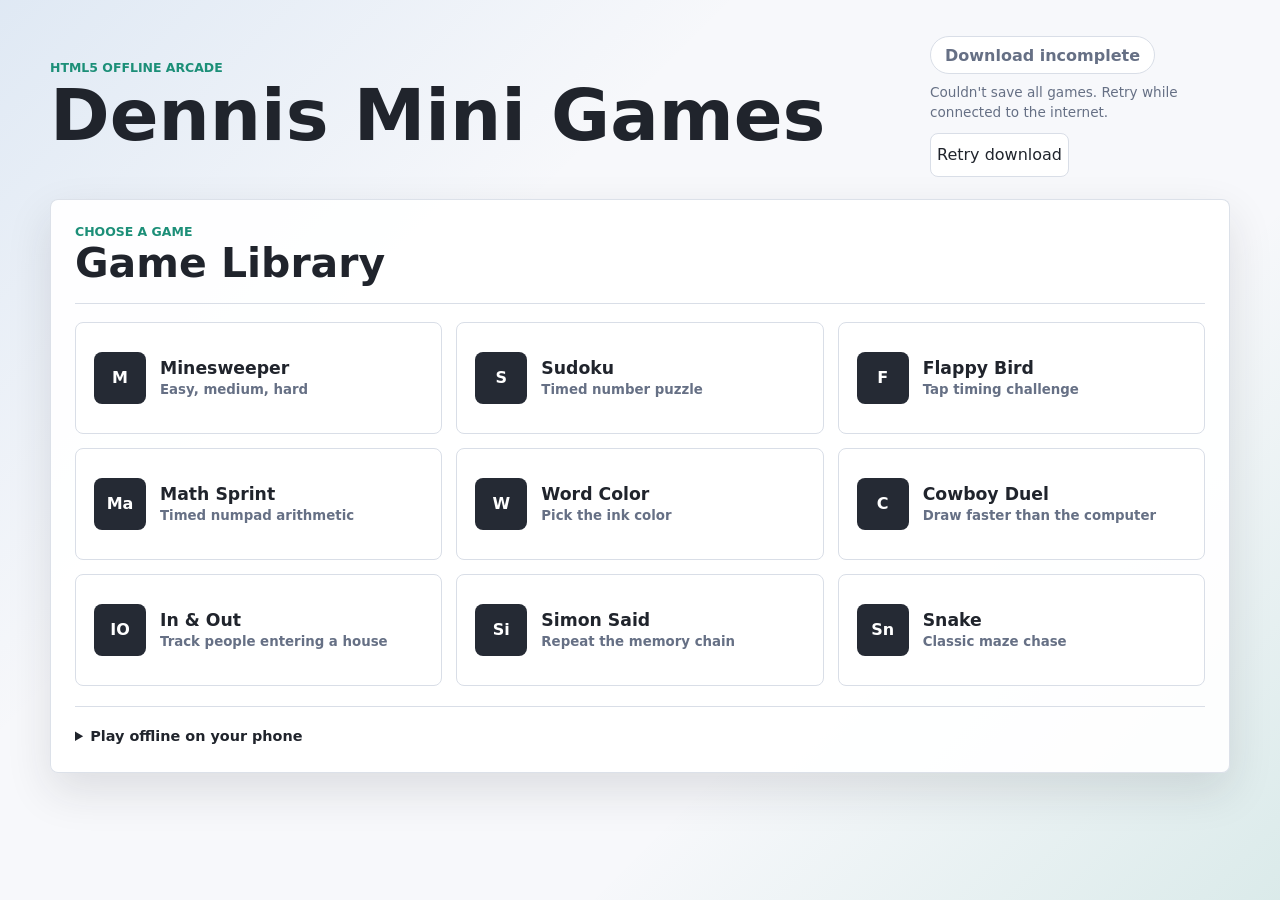
<file: index.html>
<!doctype html>
<html lang="en">
  <head>
    <meta charset="utf-8" />
    <meta
      name="viewport"
      content="width=device-width, initial-scale=1, maximum-scale=1, user-scalable=no, viewport-fit=cover"
    />
    <meta name="theme-color" content="#1c8f78" />
    <meta name="mobile-web-app-capable" content="yes" />
    <meta name="apple-mobile-web-app-capable" content="yes" />
    <meta name="apple-mobile-web-app-title" content="Mini Games" />
    <meta name="apple-mobile-web-app-status-bar-style" content="default" />
    <title>Dennis Mini Games</title>
    <link rel="manifest" href="manifest.webmanifest" />
    <link rel="apple-touch-icon" href="icons/apple-touch-icon.png" />
    <link rel="stylesheet" href="styles.css" />
  </head>
  <body>
    <main class="app-shell">
      <header class="topbar">
        <div>
          <p class="eyebrow">HTML5 offline arcade</p>
          <h1>Dennis Mini Games</h1>
        </div>
        <div class="offline-info">
          <div class="status-pill" id="offlineStatus" role="status" aria-live="polite">Online play</div>
          <p class="offline-hint" id="offlineHint">Open online once to save all games for offline play.</p>
          <button type="button" id="offlineRetry" hidden>Retry download</button>
        </div>
      </header>

      <section class="game-menu" id="gameMenu" aria-labelledby="library-title">
        <div class="library-heading">
          <div>
            <p class="eyebrow">choose a game</p>
            <h2 id="library-title">Game Library</h2>
          </div>
        </div>
        <div class="game-list" id="gameList"></div>
        <details class="offline-help">
          <summary>Play offline on your phone</summary>
          <p>Wait for “Ready offline” above, then add the game library to your Home Screen.</p>
          <p><strong>Android:</strong> In Chrome, open the ⋮ menu and choose “Add to Home screen” or “Install app”.</p>
          <p><strong>iPhone:</strong> In Safari, tap Share, then “Add to Home Screen”. Open the new icon while online and wait for “Ready offline” there too.</p>
          <p>You can then open any game without internet, even if you haven't played it before.</p>
        </details>
      </section>
    </main>

    <script src="app.js"></script>
    <script src="offline.js"></script>
  </body>
</html>
</file>
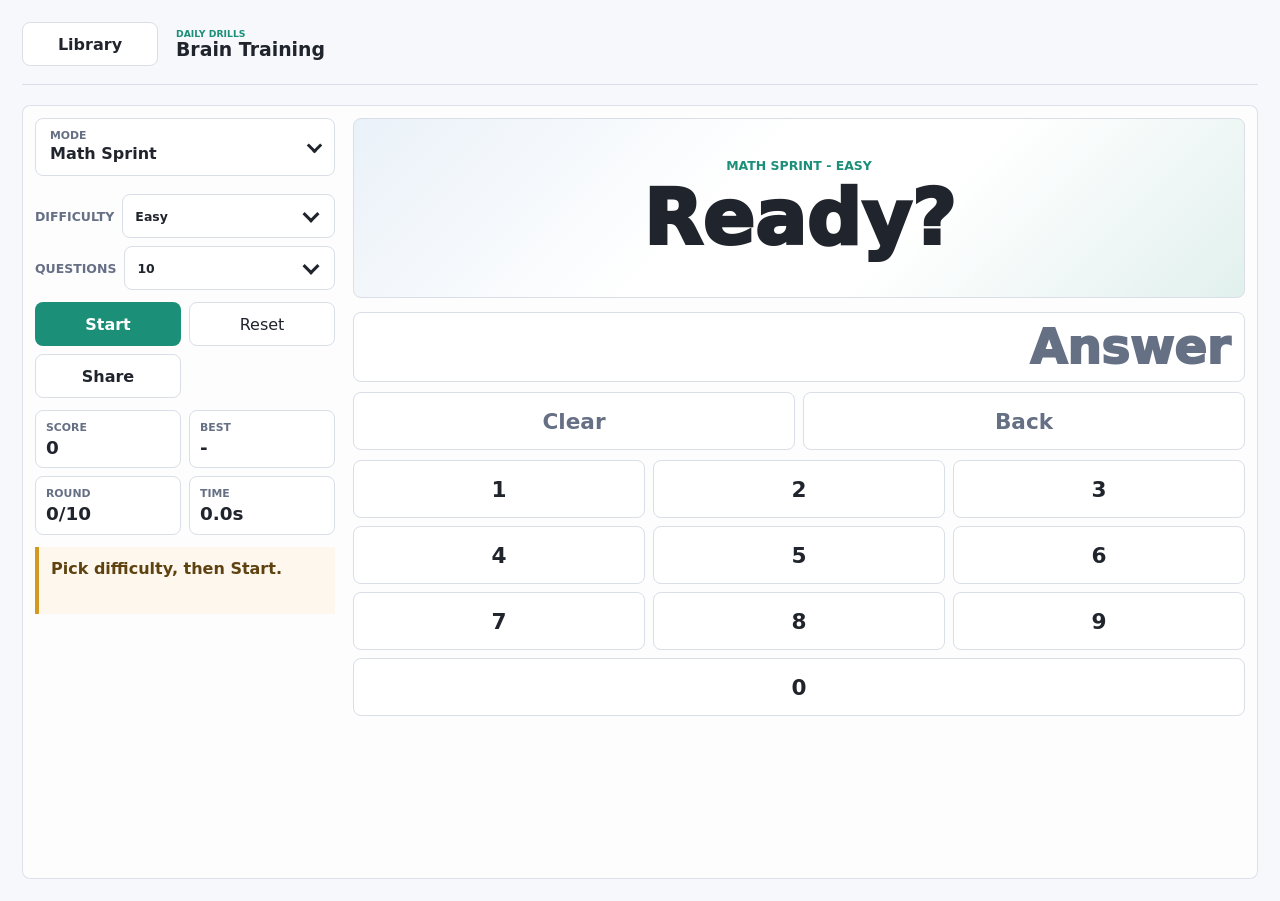
<file: games/brain/index.html>
<!doctype html>
<html lang="en">
  <head>
    <meta charset="utf-8" />
    <meta
      name="viewport"
      content="width=device-width, initial-scale=1, maximum-scale=1, user-scalable=no, viewport-fit=cover"
    />
    <meta name="theme-color" content="#1c8f78" />
    <meta name="mobile-web-app-capable" content="yes" />
    <meta name="apple-mobile-web-app-capable" content="yes" />
    <meta name="apple-mobile-web-app-title" content="Mini Games" />
    <meta name="apple-mobile-web-app-status-bar-style" content="default" />
    <title>Brain Training</title>
    <link rel="manifest" href="../../manifest.webmanifest" />
    <link rel="apple-touch-icon" href="../../icons/apple-touch-icon.png" />
    <link rel="stylesheet" href="../shared/shell.css?v=1" />
    <link rel="stylesheet" href="styles.css?v=40" />
  </head>
  <body>
    <main class="game-shell">
      <header class="panel-heading">
        <a class="nav-button" href="../../index.html">Library</a>
        <div class="title-block">
          <p class="eyebrow">daily drills</p>
          <h1>Brain Training</h1>
        </div>
      </header>

      <section class="game-layout game-screen brain-screen">
        <div class="mode-picker-area">
          <button
            class="mode-picker-button"
            type="button"
            id="modePickerButton"
            aria-haspopup="dialog"
            aria-expanded="false"
          >
            <span>
              <span class="mode-picker-label">Mode</span>
              <strong id="modePickerCurrent">Math Sprint</strong>
            </span>
            <span class="mode-picker-arrow" aria-hidden="true"></span>
          </button>
          <div class="mode-picker-box" id="modePicker" role="dialog" aria-label="Choose game mode" hidden>
            <div class="mode-picker-head">
              <strong>Choose mode</strong>
              <button type="button" id="closeModePicker" aria-label="Close mode picker">Close</button>
            </div>
            <div class="mode-list" role="listbox" aria-label="Brain Training modes">
              <button class="mode-button active" type="button" data-mode="math" aria-selected="true">
                Math Sprint
              </button>
              <button class="mode-button" type="button" data-mode="color" aria-selected="false">
                Word Color
              </button>
              <button class="mode-button" type="button" data-mode="reaction" aria-selected="false">
                Cowboy Duel
              </button>
              <button class="mode-button" type="button" data-mode="simon" aria-selected="false">
                Simon Said
              </button>
            </div>
          </div>
        </div>

        <aside class="side-panel">
          <div class="math-options" id="mathOptions">
            <label class="select-control">
              <span>Difficulty</span>
              <select id="mathDifficulty">
                <option value="easy">Easy</option>
                <option value="medium">Medium</option>
                <option value="hard">Hard</option>
              </select>
            </label>
            <label class="select-control">
              <span>Questions</span>
              <select id="mathQuestionCount">
                <option value="10">10</option>
                <option value="20">20</option>
                <option value="50">50</option>
                <option value="100">100</option>
                <option value="custom">Custom</option>
              </select>
            </label>
            <div class="custom-count-control" id="mathCustomCountWrap" hidden>
              <span>Custom</span>
              <div class="custom-count-stepper" role="group" aria-label="Custom question count">
                <button class="count-step-button" type="button" id="mathCustomCountDown" aria-label="Decrease questions">
                  -
                </button>
                <input
                  id="mathCustomCount"
                  type="number"
                  min="1"
                  max="999"
                  step="1"
                  inputmode="numeric"
                  value="10"
                  aria-label="Custom question count"
                />
                <button class="count-step-button" type="button" id="mathCustomCountUp" aria-label="Increase questions">
                  +
                </button>
              </div>
            </div>
          </div>
          <div class="count-options" id="colorOptions" hidden>
            <label class="select-control">
              <span>Questions</span>
              <select id="colorQuestionCount">
                <option value="10">10</option>
                <option value="20">20</option>
                <option value="50">50</option>
                <option value="100">100</option>
                <option value="custom">Custom</option>
              </select>
            </label>
            <div class="custom-count-control" id="colorCustomCountWrap" hidden>
              <span>Custom</span>
              <div class="custom-count-stepper" role="group" aria-label="Custom question count">
                <button class="count-step-button" type="button" id="colorCustomCountDown" aria-label="Decrease questions">
                  -
                </button>
                <input
                  id="colorCustomCount"
                  type="number"
                  min="1"
                  max="999"
                  step="1"
                  inputmode="numeric"
                  value="10"
                  aria-label="Custom question count"
                />
                <button class="count-step-button" type="button" id="colorCustomCountUp" aria-label="Increase questions">
                  +
                </button>
              </div>
            </div>
          </div>
          <div class="reaction-options" id="reactionOptions" hidden>
            <label class="select-control">
              <span>Difficulty</span>
              <select id="reactionDifficulty">
                <option value="easy">Easy</option>
                <option value="medium">Medium</option>
                <option value="hard">Hard</option>
              </select>
            </label>
          </div>
          <div class="screen-actions">
            <button class="primary-button" type="button" id="startBrain">Start</button>
            <button type="button" id="resetBrain">Reset</button>
          </div>
          <div class="stat-grid">
            <div>
              <span id="scoreLabel">Score</span>
              <strong id="brainScore">0</strong>
            </div>
            <div>
              <span>Best</span>
              <strong id="brainBest">0</strong>
            </div>
            <div>
              <span id="roundLabel">Round</span>
              <strong id="brainRound">0/10</strong>
            </div>
            <div>
              <span id="timeLabel">Time</span>
              <strong id="brainTime">0.0s</strong>
            </div>
          </div>
          <div class="reaction-history" id="reactionHistory" hidden aria-label="Round shot speeds"></div>
          <p class="game-message" id="brainMessage">Pick a drill, then press Start.</p>
        </aside>

        <div class="brain-stage">
          <div class="prompt-card">
            <p class="prompt-kicker" id="promptKicker">Math Sprint</p>
            <div class="prompt-text" id="brainPrompt">Ready?</div>
          </div>
          <div class="brain-controls" id="brainControls"></div>
        </div>
      </section>
    </main>
    <script src="game.js?v=37"></script>
    <script src="../shared/share.js?v=3"></script>
    <script src="../../offline.js"></script>
  </body>
</html>
</file>
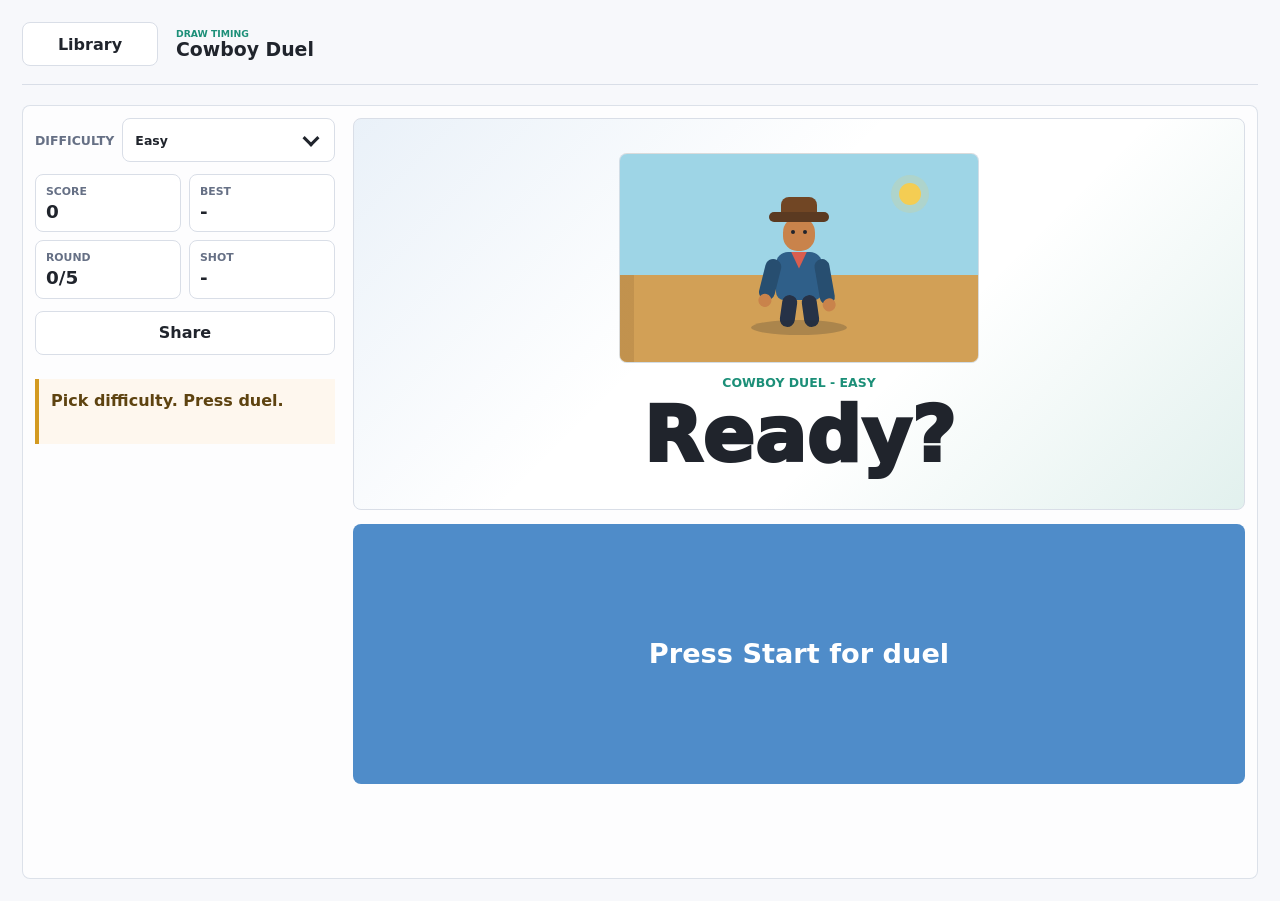
<file: games/cowboy-duel/index.html>
<!doctype html>
<html lang="en">
  <head>
    <meta charset="utf-8" />
    <meta
      name="viewport"
      content="width=device-width, initial-scale=1, maximum-scale=1, user-scalable=no, viewport-fit=cover"
    />
    <meta name="theme-color" content="#1c8f78" />
    <meta name="mobile-web-app-capable" content="yes" />
    <meta name="apple-mobile-web-app-capable" content="yes" />
    <meta name="apple-mobile-web-app-title" content="Mini Games" />
    <meta name="apple-mobile-web-app-status-bar-style" content="default" />
    <title>Cowboy Duel</title>
    <link rel="manifest" href="../../manifest.webmanifest" />
    <link rel="apple-touch-icon" href="../../icons/apple-touch-icon.png" />
    <link rel="stylesheet" href="../shared/shell.css?v=1" />
    <link rel="stylesheet" href="../brain/styles.css?v=40" />
  </head>
  <body data-fixed-mode="reaction">
    <main class="game-shell">
      <header class="panel-heading">
        <a class="nav-button" href="../../index.html">Library</a>
        <div class="title-block">
          <p class="eyebrow">draw timing</p>
          <h1>Cowboy Duel</h1>
        </div>
      </header>

      <section class="game-layout game-screen brain-screen">
        <aside class="side-panel">
          <div class="reaction-options" id="reactionOptions">
            <label class="select-control">
              <span>Difficulty</span>
              <select id="reactionDifficulty">
                <option value="easy">Easy</option>
                <option value="medium">Medium</option>
                <option value="hard">Hard</option>
              </select>
            </label>
          </div>
          <div class="screen-actions">
            <button class="primary-button" type="button" id="startBrain">Start</button>
            <button type="button" id="resetBrain">Reset</button>
          </div>
          <div class="stat-grid">
            <div><span id="scoreLabel">Score</span><strong id="brainScore">0</strong></div>
            <div><span>Best</span><strong id="brainBest">0</strong></div>
            <div><span id="roundLabel">Round</span><strong id="brainRound">0/5</strong></div>
            <div><span id="timeLabel">Shot</span><strong id="brainTime">-</strong></div>
          </div>
          <div class="reaction-history" id="reactionHistory" hidden aria-label="Round shot speeds"></div>
          <p class="game-message" id="brainMessage">Pick difficulty. Press duel.</p>
        </aside>

        <div class="brain-stage">
          <div class="prompt-card">
            <p class="prompt-kicker" id="promptKicker">Cowboy Duel</p>
            <div class="prompt-text" id="brainPrompt">Ready?</div>
          </div>
          <div class="brain-controls" id="brainControls"></div>
        </div>
      </section>
    </main>
    <script src="../brain/game.js?v=37"></script>
    <script src="../shared/share.js?v=3"></script>
    <script src="../../offline.js"></script>
  </body>
</html>
</file>
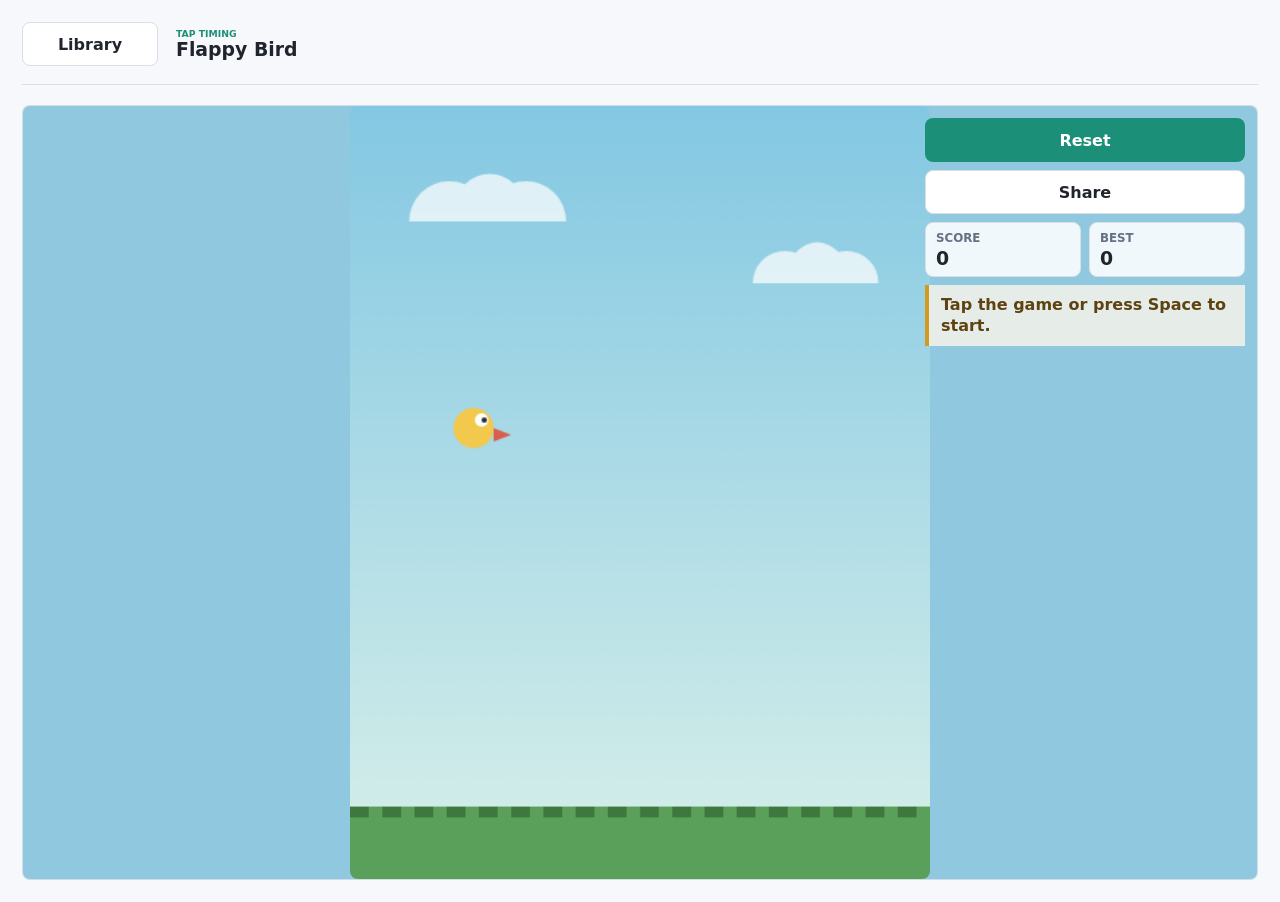
<file: games/flappy/index.html>
<!doctype html>
<html lang="en">
  <head>
    <meta charset="utf-8" />
    <meta
      name="viewport"
      content="width=device-width, initial-scale=1, maximum-scale=1, user-scalable=no, viewport-fit=cover"
    />
    <meta name="theme-color" content="#1c8f78" />
    <meta name="mobile-web-app-capable" content="yes" />
    <meta name="apple-mobile-web-app-capable" content="yes" />
    <meta name="apple-mobile-web-app-title" content="Mini Games" />
    <meta name="apple-mobile-web-app-status-bar-style" content="default" />
    <title>Flappy Bird</title>
    <link rel="manifest" href="../../manifest.webmanifest" />
    <link rel="apple-touch-icon" href="../../icons/apple-touch-icon.png" />
    <link rel="stylesheet" href="../shared/shell.css?v=1" />
    <link rel="stylesheet" href="styles.css?v=5" />
  </head>
  <body>
    <main class="game-shell">
      <header class="panel-heading">
        <a class="nav-button" href="../../index.html">Library</a>
        <div class="title-block">
          <p class="eyebrow">tap timing</p>
          <h1>Flappy Bird</h1>
        </div>
      </header>

      <section class="game-layout">
        <div class="game-screen flappy-screen">
          <canvas id="flappyCanvas" width="432" height="576" aria-label="Flappy game canvas"></canvas>
          <aside class="side-panel screen-panel">
            <div class="screen-actions">
              <button class="primary-button" type="button" id="resetFlappy">Reset</button>
            </div>
            <div class="stat-grid">
              <div>
                <span>Score</span>
                <strong id="flappyScore">0</strong>
              </div>
              <div>
                <span>Best</span>
                <strong id="flappyBest">0</strong>
              </div>
            </div>
            <p class="game-message" id="flappyMessage">Tap the game or press Space to start.</p>
          </aside>
        </div>
      </section>
    </main>
    <script src="game.js?v=1"></script>
    <script src="../shared/share.js?v=3"></script>
    <script src="../../offline.js"></script>
  </body>
</html>
</file>
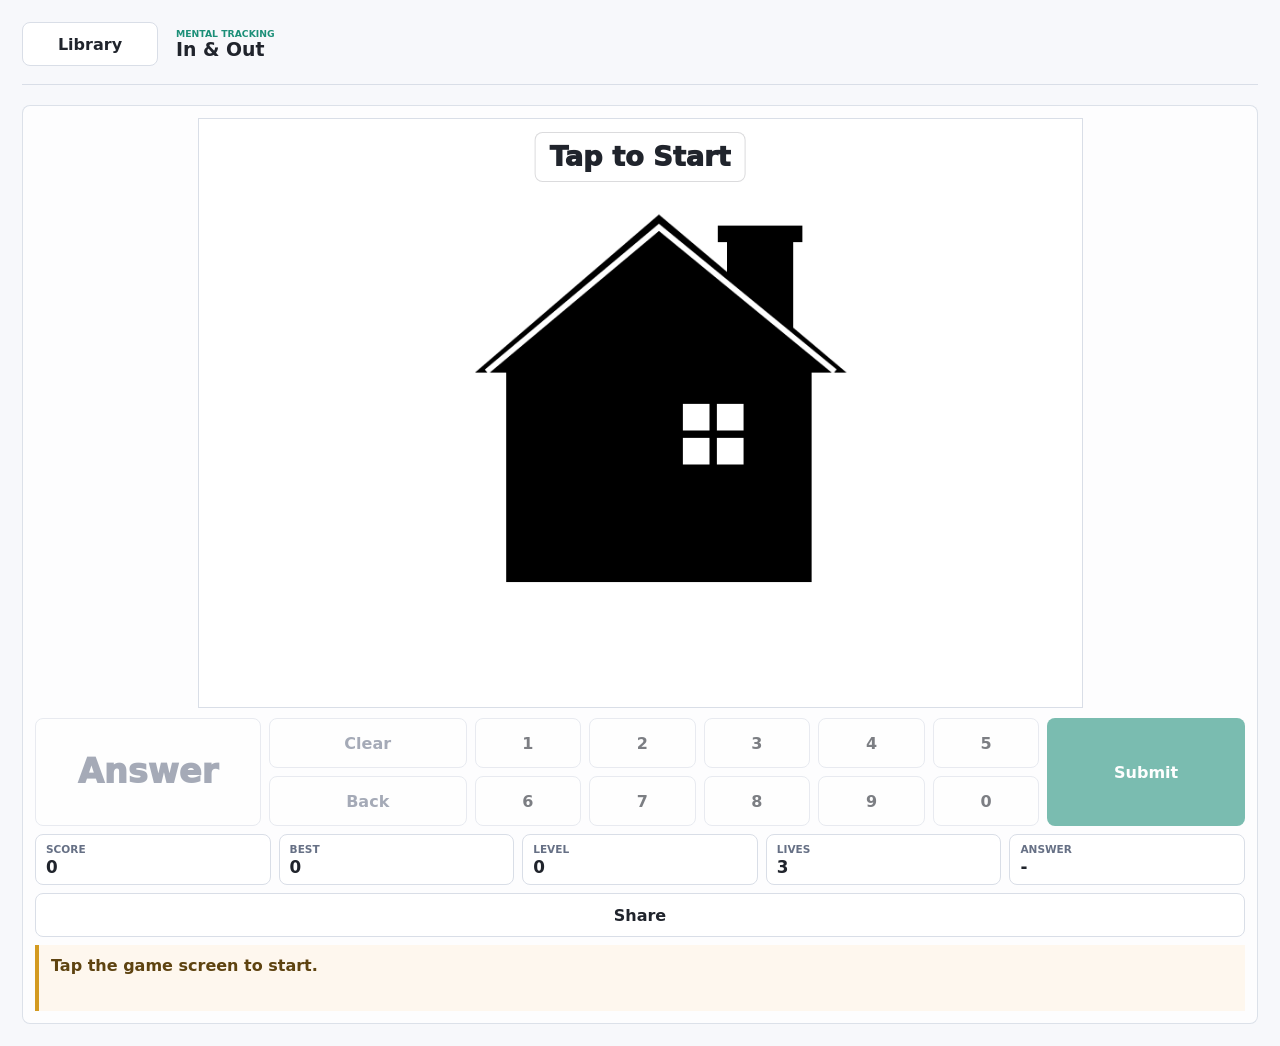
<file: games/in-and-out/index.html>
<!doctype html>
<html lang="en">
  <head>
    <meta charset="utf-8" />
    <meta
      name="viewport"
      content="width=device-width, initial-scale=1, maximum-scale=1, user-scalable=no, viewport-fit=cover"
    />
    <meta name="theme-color" content="#1c8f78" />
    <meta name="mobile-web-app-capable" content="yes" />
    <meta name="apple-mobile-web-app-capable" content="yes" />
    <meta name="apple-mobile-web-app-title" content="Mini Games" />
    <meta name="apple-mobile-web-app-status-bar-style" content="default" />
    <title>In &amp; Out</title>
    <link rel="manifest" href="../../manifest.webmanifest" />
    <link rel="apple-touch-icon" href="../../icons/apple-touch-icon.png" />
    <link rel="stylesheet" href="../shared/shell.css?v=1" />
    <link rel="stylesheet" href="styles.css?v=7" />
  </head>
  <body>
    <main class="game-shell">
      <header class="panel-heading">
        <a class="nav-button" href="../../index.html">Library</a>
        <div class="title-block">
          <p class="eyebrow">mental tracking</p>
          <h1>In &amp; Out</h1>
        </div>
      </header>

      <section class="game-layout">
        <div class="game-screen inout-screen">
          <div class="play-area">
            <canvas id="inoutCanvas" width="960" height="640" aria-label="In and Out house counting game"></canvas>
            <div class="screen-count" id="screenCount" aria-live="polite">Tap to Start</div>
          </div>
          <div class="under-panel">
            <div class="answer-panel is-disabled" id="answerPanel">
              <div class="answer-entry" id="answerEntry">Answer</div>
              <div class="answer-edit-row">
                <button type="button" data-answer-key="clear">Clear</button>
                <button type="button" data-answer-key="backspace">Back</button>
              </div>
              <div class="answer-numpad" aria-label="Answer numpad">
                <button type="button" data-answer-key="1">1</button>
                <button type="button" data-answer-key="2">2</button>
                <button type="button" data-answer-key="3">3</button>
                <button type="button" data-answer-key="4">4</button>
                <button type="button" data-answer-key="5">5</button>
                <button type="button" data-answer-key="6">6</button>
                <button type="button" data-answer-key="7">7</button>
                <button type="button" data-answer-key="8">8</button>
                <button type="button" data-answer-key="9">9</button>
                <button class="zero-key" type="button" data-answer-key="0">0</button>
              </div>
              <button class="primary-button submit-answer" type="button" id="submitAnswer">Submit</button>
            </div>
            <div class="stat-grid">
              <div><span>Score</span><strong id="inoutScore">0</strong></div>
              <div><span>Best</span><strong id="inoutBest">0</strong></div>
              <div><span>Level</span><strong id="inoutRound">0</strong></div>
              <div><span>Lives</span><strong id="inoutLives">3</strong></div>
              <div><span>Answer</span><strong id="inoutAnswerState">-</strong></div>
            </div>
            <p class="game-message" id="inoutMessage">Tap the game screen to start.</p>
          </div>
        </div>
      </section>
    </main>
    <script src="game.js?v=32"></script>
    <script src="../shared/share.js?v=3"></script>
    <script src="../../offline.js"></script>
  </body>
</html>
</file>
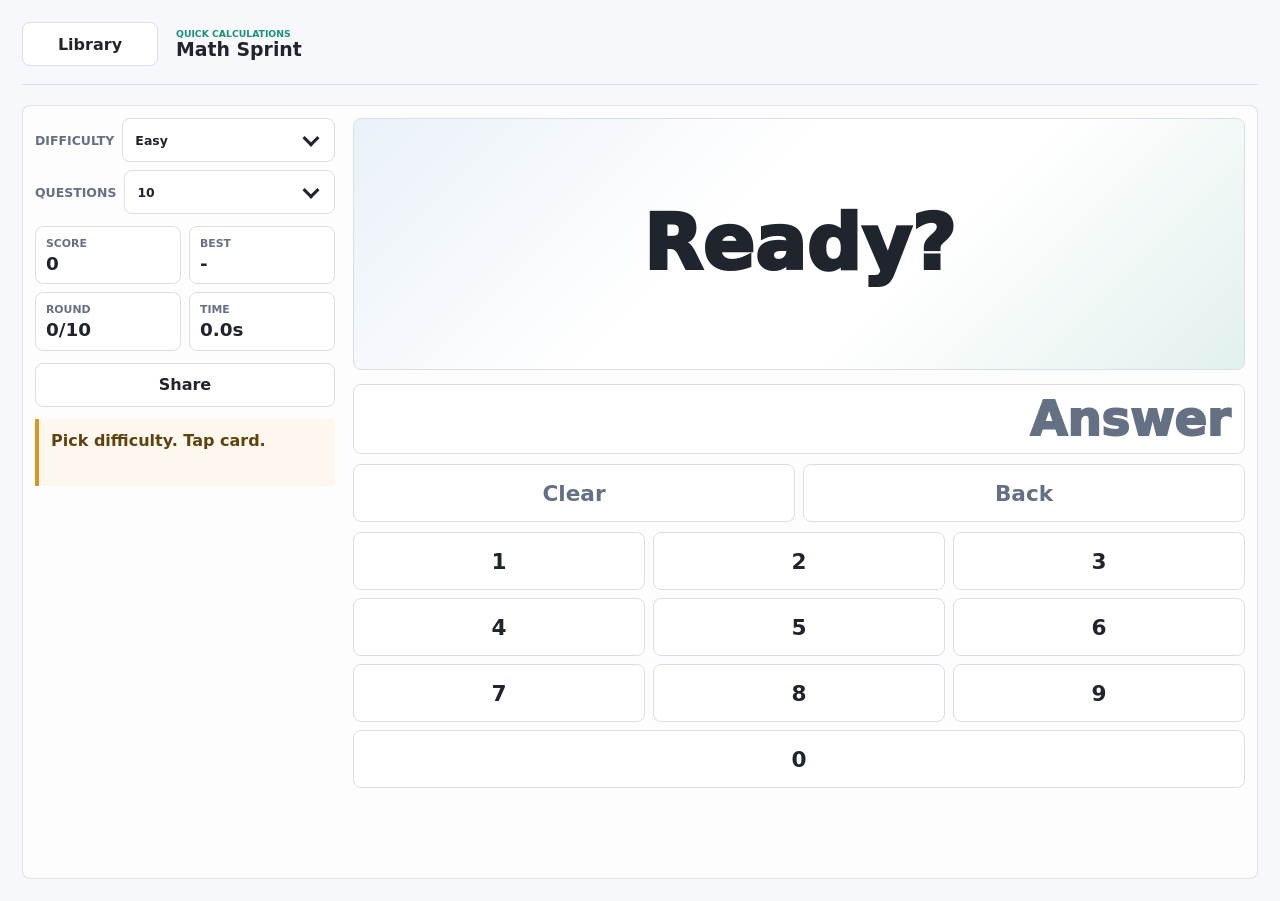
<file: games/math-sprint/index.html>
<!doctype html>
<html lang="en">
  <head>
    <meta charset="utf-8" />
    <meta
      name="viewport"
      content="width=device-width, initial-scale=1, maximum-scale=1, user-scalable=no, viewport-fit=cover"
    />
    <meta name="theme-color" content="#1c8f78" />
    <meta name="mobile-web-app-capable" content="yes" />
    <meta name="apple-mobile-web-app-capable" content="yes" />
    <meta name="apple-mobile-web-app-title" content="Mini Games" />
    <meta name="apple-mobile-web-app-status-bar-style" content="default" />
    <title>Math Sprint</title>
    <link rel="manifest" href="../../manifest.webmanifest" />
    <link rel="apple-touch-icon" href="../../icons/apple-touch-icon.png" />
    <link rel="stylesheet" href="../shared/shell.css?v=1" />
    <link rel="stylesheet" href="../brain/styles.css?v=40" />
  </head>
  <body data-fixed-mode="math">
    <main class="game-shell">
      <header class="panel-heading">
        <a class="nav-button" href="../../index.html">Library</a>
        <div class="title-block">
          <p class="eyebrow">quick calculations</p>
          <h1>Math Sprint</h1>
        </div>
      </header>

      <section class="game-layout game-screen brain-screen">
        <aside class="side-panel">
          <div class="math-options" id="mathOptions">
            <label class="select-control">
              <span>Difficulty</span>
              <select id="mathDifficulty">
                <option value="easy">Easy</option>
                <option value="medium">Medium</option>
                <option value="hard">Hard</option>
              </select>
            </label>
            <label class="select-control">
              <span>Questions</span>
              <select id="mathQuestionCount">
                <option value="10">10</option>
                <option value="20">20</option>
                <option value="50">50</option>
                <option value="100">100</option>
                <option value="custom">Custom</option>
              </select>
            </label>
            <div class="custom-count-control" id="mathCustomCountWrap" hidden>
              <span>Custom</span>
              <div class="custom-count-stepper" role="group" aria-label="Custom question count">
                <button class="count-step-button" type="button" id="mathCustomCountDown" aria-label="Decrease questions">
                  -
                </button>
                <input
                  id="mathCustomCount"
                  type="number"
                  min="1"
                  max="999"
                  step="1"
                  inputmode="numeric"
                  value="10"
                  aria-label="Custom question count"
                />
                <button class="count-step-button" type="button" id="mathCustomCountUp" aria-label="Increase questions">
                  +
                </button>
              </div>
            </div>
          </div>
          <div class="screen-actions">
            <button class="primary-button" type="button" id="startBrain">Start</button>
            <button type="button" id="resetBrain">Reset</button>
          </div>
          <div class="stat-grid">
            <div><span id="scoreLabel">Score</span><strong id="brainScore">0</strong></div>
            <div><span>Best</span><strong id="brainBest">0</strong></div>
            <div><span id="roundLabel">Round</span><strong id="brainRound">0/10</strong></div>
            <div><span id="timeLabel">Time</span><strong id="brainTime">0.0s</strong></div>
          </div>
          <p class="game-message" id="brainMessage">Pick difficulty. Tap card.</p>
        </aside>

        <div class="brain-stage">
          <div class="prompt-card">
            <p class="prompt-kicker" id="promptKicker">Math Sprint</p>
            <div class="prompt-text" id="brainPrompt">Ready?</div>
          </div>
          <div class="brain-controls" id="brainControls"></div>
        </div>
      </section>
    </main>
    <script src="../brain/game.js?v=37"></script>
    <script src="../shared/share.js?v=3"></script>
    <script src="../../offline.js"></script>
  </body>
</html>
</file>
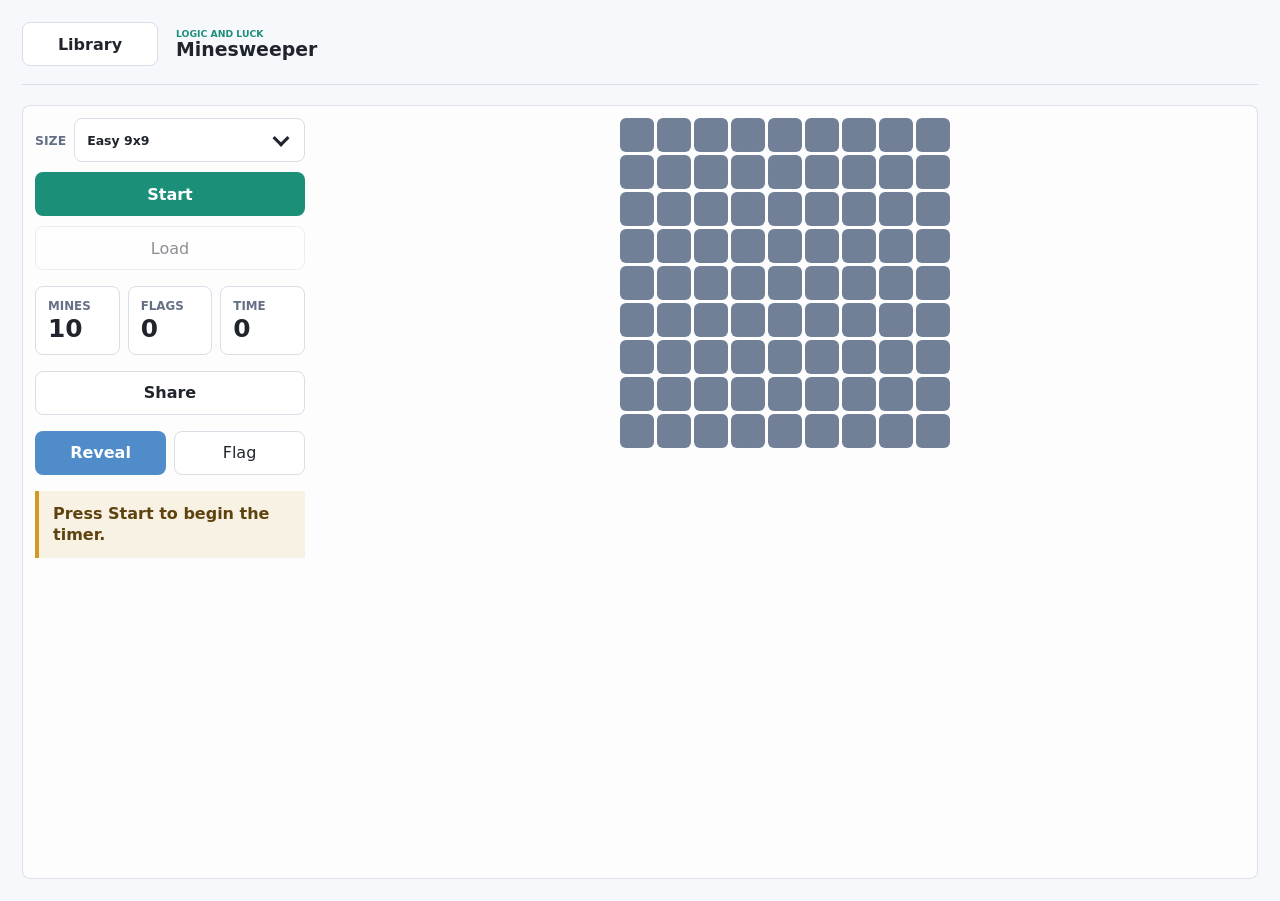
<file: games/minesweeper/index.html>
<!doctype html>
<html lang="en">
  <head>
    <meta charset="utf-8" />
    <meta
      name="viewport"
      content="width=device-width, initial-scale=1, maximum-scale=1, user-scalable=no, viewport-fit=cover"
    />
    <meta name="theme-color" content="#1c8f78" />
    <meta name="mobile-web-app-capable" content="yes" />
    <meta name="apple-mobile-web-app-capable" content="yes" />
    <meta name="apple-mobile-web-app-title" content="Mini Games" />
    <meta name="apple-mobile-web-app-status-bar-style" content="default" />
    <title>Minesweeper</title>
    <link rel="manifest" href="../../manifest.webmanifest" />
    <link rel="apple-touch-icon" href="../../icons/apple-touch-icon.png" />
    <link rel="stylesheet" href="styles.css?v=4" />
    <link rel="stylesheet" href="../shared/shell.css?v=1" />
  </head>
  <body>
    <main class="game-shell">
      <header class="panel-heading">
        <a class="nav-button" href="../../index.html">Library</a>
        <div class="title-block">
          <p class="eyebrow">logic and luck</p>
          <h1>Minesweeper</h1>
        </div>
      </header>

      <section class="game-layout game-screen">
        <div class="play-layout">
          <aside class="side-panel">
            <div class="screen-controls">
              <label class="select-control">
                <span>Size</span>
                <select id="mineDifficulty">
                  <option value="easy">Easy 9x9</option>
                  <option value="medium">Medium 12x12</option>
                  <option value="hard">Hard 16x16</option>
                </select>
              </label>
              <button class="primary-button" type="button" id="newMineGame">Start</button>
              <button type="button" id="loadMineGame" disabled>Load</button>
            </div>
            <div class="stat-grid">
              <div>
                <span>Mines</span>
                <strong id="mineCount">10</strong>
              </div>
              <div>
                <span>Flags</span>
                <strong id="flagCount">0</strong>
              </div>
              <div>
                <span>Time</span>
                <strong id="mineTimer">0</strong>
              </div>
            </div>
            <div class="mode-toggle" role="group" aria-label="Mine action mode">
              <button class="mode-button active" type="button" data-mine-mode="reveal">Reveal</button>
              <button class="mode-button" type="button" data-mine-mode="flag">Flag</button>
            </div>
            <p class="game-message" id="mineMessage">Pick a tile. First move is safe.</p>
          </aside>
          <div class="board-wrap">
            <div class="mine-board" id="mineBoard" aria-label="Minesweeper board"></div>
          </div>
        </div>
      </section>
    </main>
    <script src="game.js?v=2"></script>
    <script src="../shared/share.js?v=3"></script>
    <script src="../../offline.js"></script>
  </body>
</html>
</file>
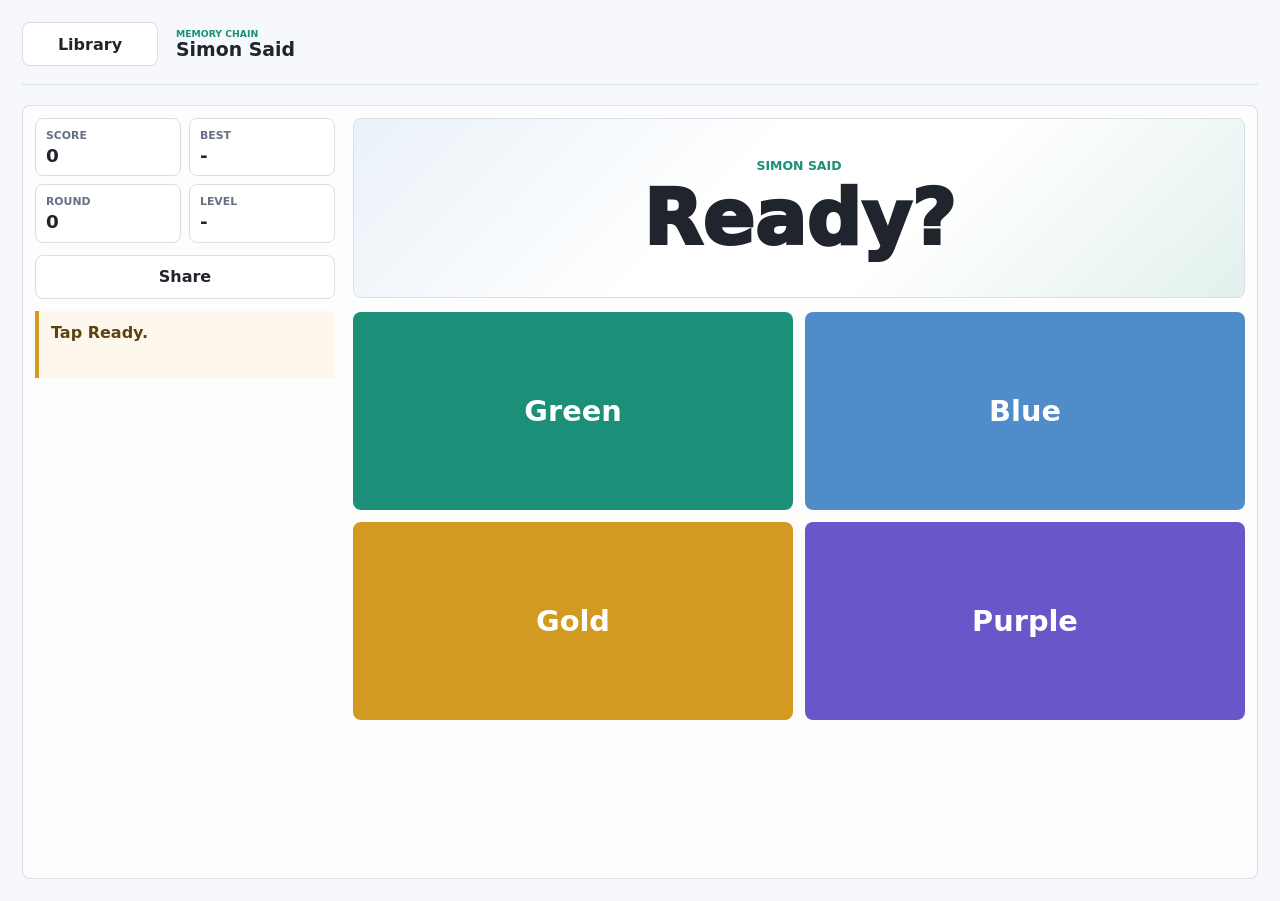
<file: games/simon-said/index.html>
<!doctype html>
<html lang="en">
  <head>
    <meta charset="utf-8" />
    <meta
      name="viewport"
      content="width=device-width, initial-scale=1, maximum-scale=1, user-scalable=no, viewport-fit=cover"
    />
    <meta name="theme-color" content="#1c8f78" />
    <meta name="mobile-web-app-capable" content="yes" />
    <meta name="apple-mobile-web-app-capable" content="yes" />
    <meta name="apple-mobile-web-app-title" content="Mini Games" />
    <meta name="apple-mobile-web-app-status-bar-style" content="default" />
    <title>Simon Said</title>
    <link rel="manifest" href="../../manifest.webmanifest" />
    <link rel="apple-touch-icon" href="../../icons/apple-touch-icon.png" />
    <link rel="stylesheet" href="../shared/shell.css?v=1" />
    <link rel="stylesheet" href="../brain/styles.css?v=40" />
  </head>
  <body data-fixed-mode="simon">
    <main class="game-shell">
      <header class="panel-heading">
        <a class="nav-button" href="../../index.html">Library</a>
        <div class="title-block">
          <p class="eyebrow">memory chain</p>
          <h1>Simon Said</h1>
        </div>
      </header>

      <section class="game-layout game-screen brain-screen">
        <aside class="side-panel">
          <div class="screen-actions">
            <button class="primary-button" type="button" id="startBrain">Start</button>
            <button type="button" id="resetBrain">Reset</button>
          </div>
          <div class="stat-grid">
            <div><span id="scoreLabel">Score</span><strong id="brainScore">0</strong></div>
            <div><span>Best</span><strong id="brainBest">0</strong></div>
            <div><span id="roundLabel">Round</span><strong id="brainRound">0</strong></div>
            <div><span id="timeLabel">Level</span><strong id="brainTime">-</strong></div>
          </div>
          <p class="game-message" id="brainMessage">Tap Ready.</p>
        </aside>

        <div class="brain-stage">
          <div class="prompt-card">
            <p class="prompt-kicker" id="promptKicker">Simon Said</p>
            <div class="prompt-text" id="brainPrompt">Ready?</div>
          </div>
          <div class="brain-controls" id="brainControls"></div>
        </div>
      </section>
    </main>
    <script src="../brain/game.js?v=37"></script>
    <script src="../shared/share.js?v=3"></script>
    <script src="../../offline.js"></script>
  </body>
</html>
</file>
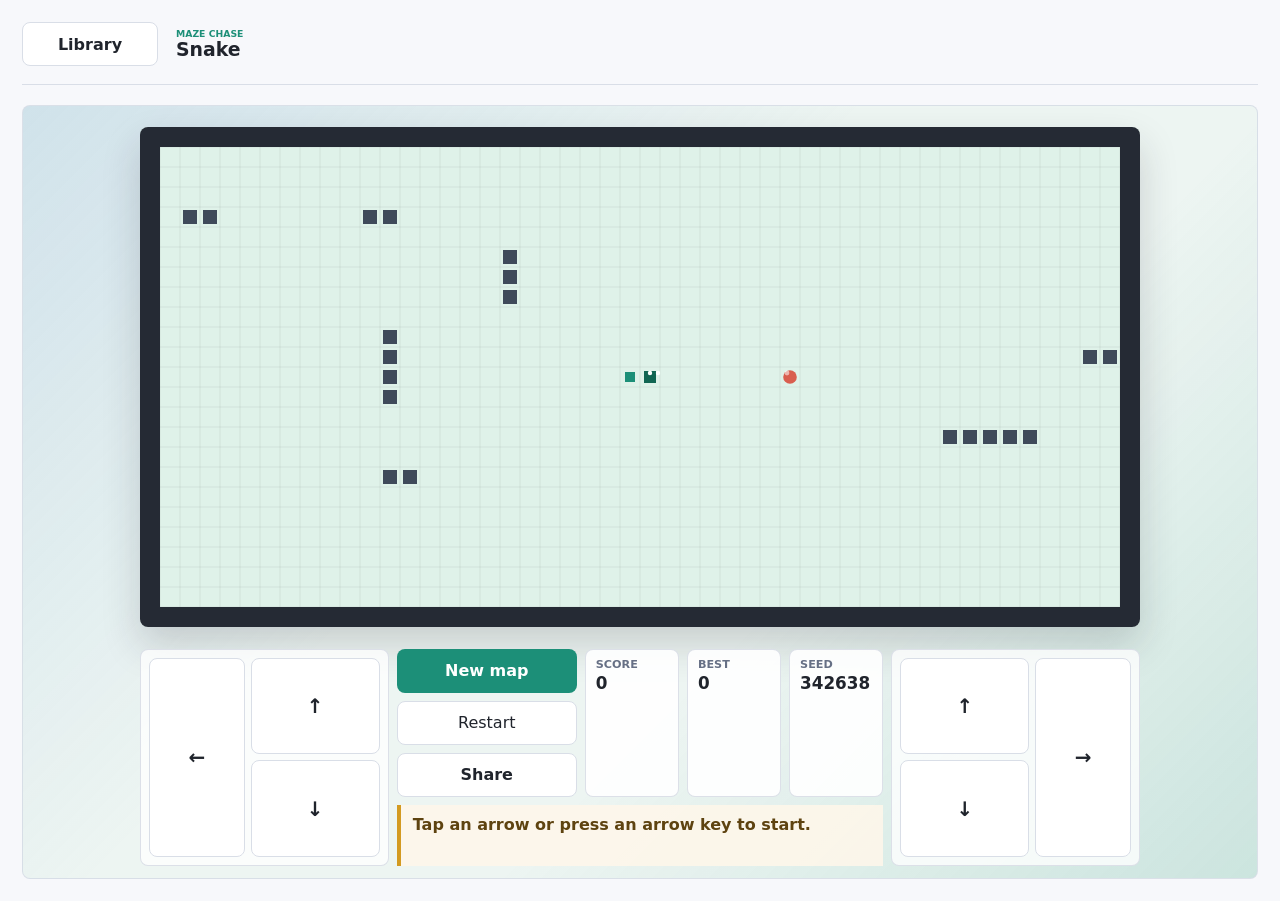
<file: games/snake/index.html>
<!doctype html>
<html lang="en">
  <head>
    <meta charset="utf-8" />
    <meta
      name="viewport"
      content="width=device-width, initial-scale=1, maximum-scale=1, user-scalable=no, viewport-fit=cover"
    />
    <meta name="theme-color" content="#1c8f78" />
    <meta name="mobile-web-app-capable" content="yes" />
    <meta name="apple-mobile-web-app-capable" content="yes" />
    <meta name="apple-mobile-web-app-title" content="Mini Games" />
    <meta name="apple-mobile-web-app-status-bar-style" content="default" />
    <title>Snake</title>
    <link rel="manifest" href="../../manifest.webmanifest" />
    <link rel="apple-touch-icon" href="../../icons/apple-touch-icon.png" />
    <link rel="stylesheet" href="../shared/shell.css?v=1" />
    <link rel="stylesheet" href="styles.css?v=4" />
  </head>
  <body>
    <main class="game-shell">
      <header class="panel-heading">
        <a class="nav-button" href="../../index.html">Library</a>
        <div class="title-block">
          <p class="eyebrow">maze chase</p>
          <h1>Snake</h1>
        </div>
      </header>

      <section class="game-layout">
        <div class="game-screen snake-screen">
          <canvas id="snakeCanvas" width="1000" height="500" aria-label="Snake game board"></canvas>
          <aside class="side-panel">
            <div class="screen-actions">
              <button class="primary-button" type="button" id="newSnake">New map</button>
              <button type="button" id="restartSnake" hidden>Restart</button>
            </div>
            <div class="stat-grid">
              <div>
                <span>Score</span>
                <strong id="snakeScore">0</strong>
              </div>
              <div>
                <span>Best</span>
                <strong id="snakeBest">0</strong>
              </div>
              <div>
                <span>Seed</span>
                <strong id="snakeSeed">0</strong>
              </div>
            </div>
            <div class="d-pad d-pad-left" aria-label="Snake left direction controls">
              <button type="button" data-direction="left" aria-label="Move left">←</button>
              <button type="button" data-direction="up" aria-label="Move up">↑</button>
              <button type="button" data-direction="down" aria-label="Move down">↓</button>
            </div>
            <div class="d-pad d-pad-right" aria-label="Snake right direction controls">
              <button type="button" data-direction="up" aria-label="Move up">↑</button>
              <button type="button" data-direction="right" aria-label="Move right">→</button>
              <button type="button" data-direction="down" aria-label="Move down">↓</button>
            </div>
            <div class="d-pad d-pad-mobile" aria-label="Snake direction controls">
              <button type="button" data-direction="up" aria-label="Move up">↑</button>
              <button type="button" data-direction="left" aria-label="Move left">←</button>
              <button type="button" data-direction="right" aria-label="Move right">→</button>
              <button type="button" data-direction="down" aria-label="Move down">↓</button>
            </div>
            <p class="game-message" id="snakeMessage">Tap an arrow or press an arrow key to start.</p>
          </aside>
        </div>
      </section>
    </main>
    <script src="game.js"></script>
    <script src="../shared/share.js?v=3"></script>
    <script src="../../offline.js"></script>
  </body>
</html>
</file>
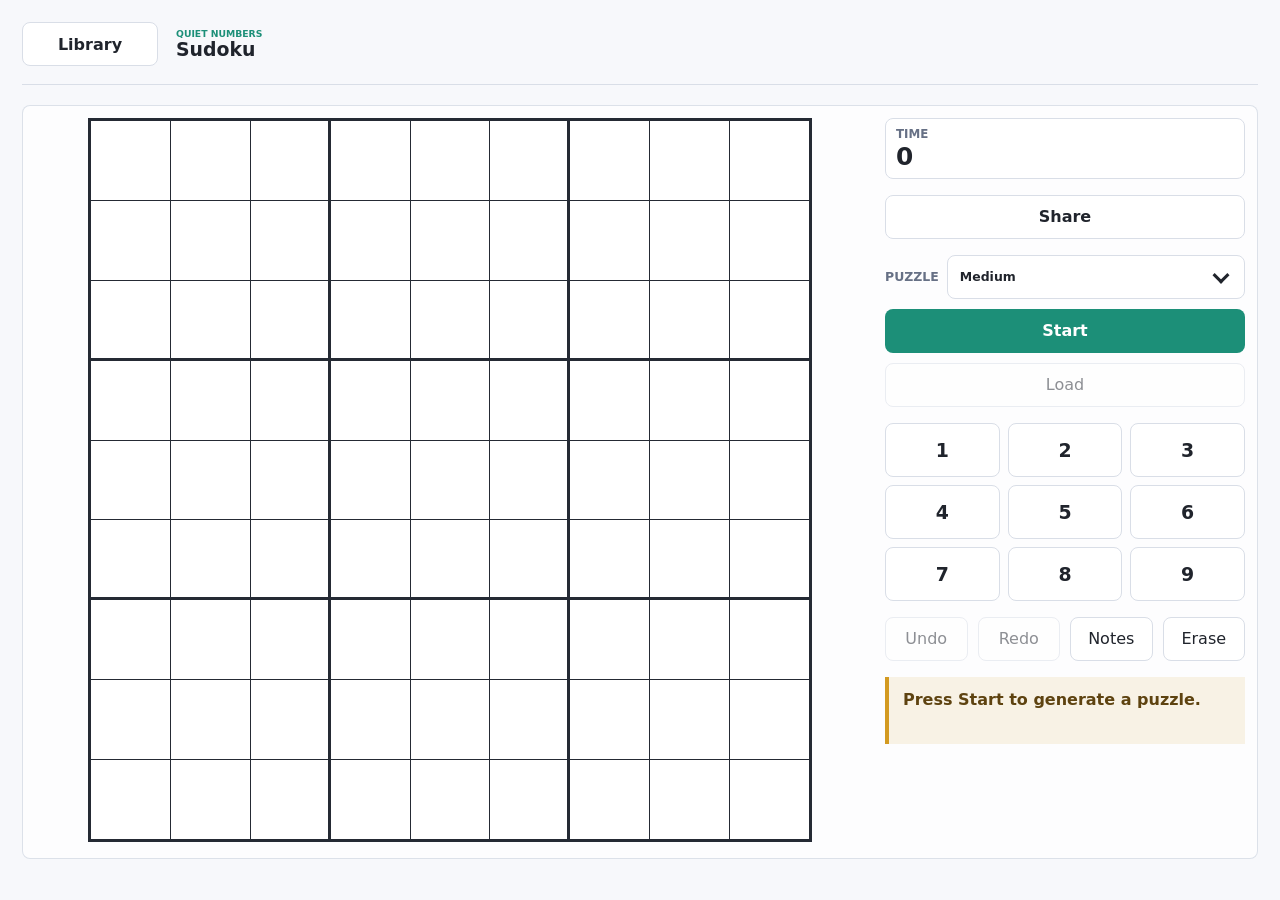
<file: games/sudoku/index.html>
<!doctype html>
<html lang="en">
  <head>
    <meta charset="utf-8" />
    <meta
      name="viewport"
      content="width=device-width, initial-scale=1, maximum-scale=1, user-scalable=no, viewport-fit=cover"
    />
    <meta name="theme-color" content="#1c8f78" />
    <meta name="mobile-web-app-capable" content="yes" />
    <meta name="apple-mobile-web-app-capable" content="yes" />
    <meta name="apple-mobile-web-app-title" content="Mini Games" />
    <meta name="apple-mobile-web-app-status-bar-style" content="default" />
    <title>Sudoku</title>
    <link rel="manifest" href="../../manifest.webmanifest" />
    <link rel="apple-touch-icon" href="../../icons/apple-touch-icon.png" />
    <link rel="stylesheet" href="styles.css?v=16" />
    <link rel="stylesheet" href="../shared/shell.css?v=1" />
  </head>
  <body>
    <main class="game-shell">
      <header class="panel-heading">
        <a class="nav-button" href="../../index.html">Library</a>
        <div class="title-block">
          <p class="eyebrow">quiet numbers</p>
          <h1>Sudoku</h1>
        </div>
      </header>

      <section class="game-layout game-screen">
        <div class="play-layout">
          <div class="board-panel">
            <div class="sudoku-board" id="sudokuBoard" aria-label="Sudoku board"></div>
          </div>
          <aside class="side-panel">
            <div class="stat-grid">
              <div>
                <span>Time</span>
                <strong id="sudokuTimer">0</strong>
              </div>
            </div>
            <div class="screen-controls">
              <label class="select-control">
                <span>Puzzle</span>
                <select id="sudokuDifficulty">
                  <option value="easy">Easy</option>
                  <option value="medium" selected>Medium</option>
                  <option value="hard">Hard</option>
                </select>
              </label>
              <button class="primary-button" type="button" id="newSudoku">Start</button>
              <button type="button" id="loadSudoku" disabled>Load</button>
            </div>
            <div class="number-pad" id="numberPad" aria-label="Number pad"></div>
            <div class="control-row compact">
              <button type="button" id="undoSudoku" title="Undo (Ctrl/Cmd+Z)" disabled>Undo</button>
              <button type="button" id="redoSudoku" title="Redo (Ctrl/Cmd+Shift+Z)" disabled>Redo</button>
              <button type="button" id="noteSudoku" aria-pressed="false">Notes</button>
              <button type="button" id="eraseSudoku">Erase</button>
            </div>
            <p class="game-message" id="sudokuMessage">Press Start to generate a puzzle.</p>
          </aside>
        </div>
      </section>
    </main>
    <script src="game.js?v=6"></script>
    <script src="../shared/share.js?v=3"></script>
    <script src="../../offline.js"></script>
  </body>
</html>
</file>
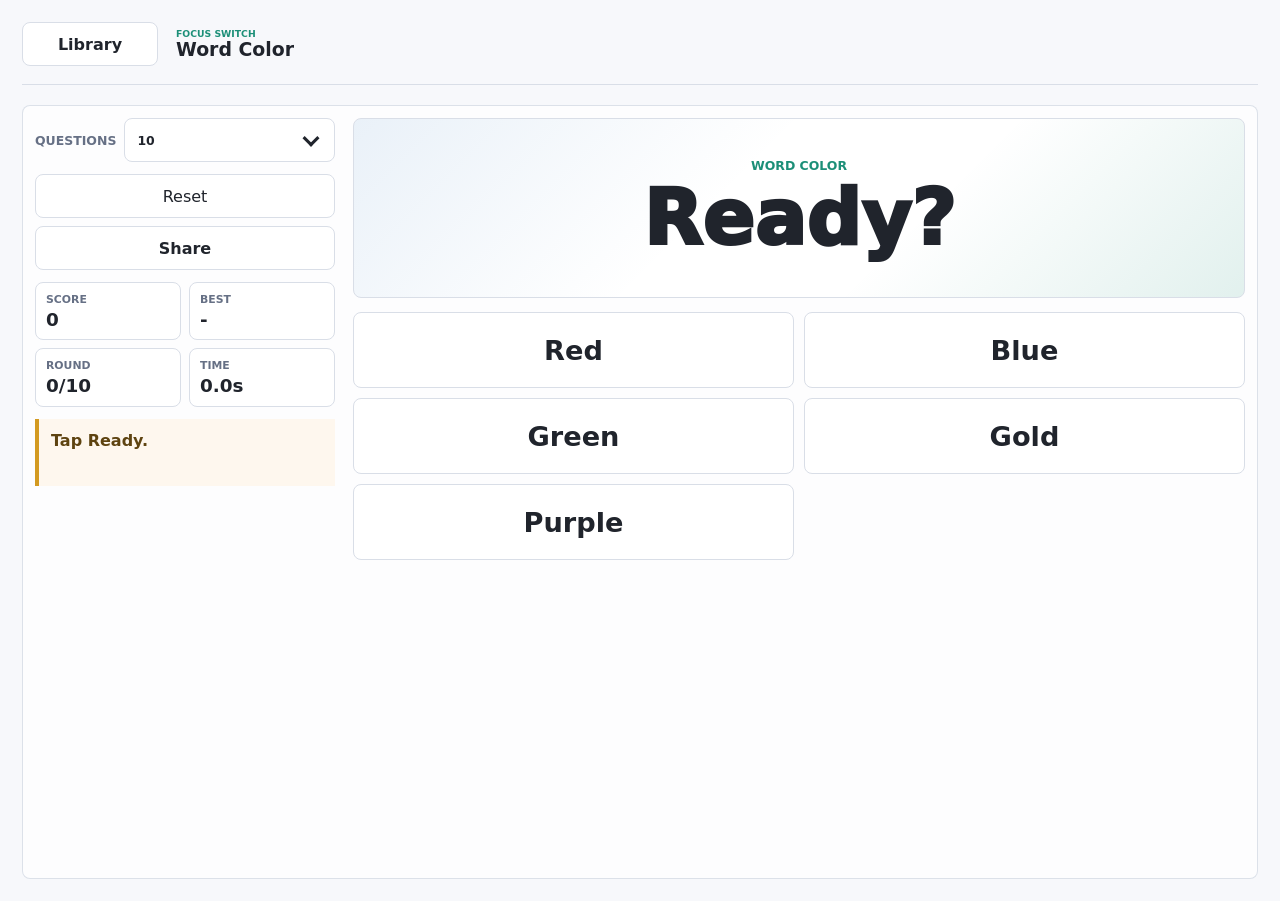
<file: games/word-color/index.html>
<!doctype html>
<html lang="en">
  <head>
    <meta charset="utf-8" />
    <meta
      name="viewport"
      content="width=device-width, initial-scale=1, maximum-scale=1, user-scalable=no, viewport-fit=cover"
    />
    <meta name="theme-color" content="#1c8f78" />
    <meta name="mobile-web-app-capable" content="yes" />
    <meta name="apple-mobile-web-app-capable" content="yes" />
    <meta name="apple-mobile-web-app-title" content="Mini Games" />
    <meta name="apple-mobile-web-app-status-bar-style" content="default" />
    <title>Word Color</title>
    <link rel="manifest" href="../../manifest.webmanifest" />
    <link rel="apple-touch-icon" href="../../icons/apple-touch-icon.png" />
    <link rel="stylesheet" href="../shared/shell.css?v=1" />
    <link rel="stylesheet" href="../brain/styles.css?v=40" />
  </head>
  <body data-fixed-mode="color">
    <main class="game-shell">
      <header class="panel-heading">
        <a class="nav-button" href="../../index.html">Library</a>
        <div class="title-block">
          <p class="eyebrow">focus switch</p>
          <h1>Word Color</h1>
        </div>
      </header>

      <section class="game-layout game-screen brain-screen">
        <aside class="side-panel">
          <div class="count-options" id="colorOptions">
            <label class="select-control">
              <span>Questions</span>
              <select id="colorQuestionCount">
                <option value="10">10</option>
                <option value="20">20</option>
                <option value="50">50</option>
                <option value="100">100</option>
                <option value="custom">Custom</option>
              </select>
            </label>
            <div class="custom-count-control" id="colorCustomCountWrap" hidden>
              <span>Custom</span>
              <div class="custom-count-stepper" role="group" aria-label="Custom question count">
                <button class="count-step-button" type="button" id="colorCustomCountDown" aria-label="Decrease questions">
                  -
                </button>
                <input
                  id="colorCustomCount"
                  type="number"
                  min="1"
                  max="999"
                  step="1"
                  inputmode="numeric"
                  value="10"
                  aria-label="Custom question count"
                />
                <button class="count-step-button" type="button" id="colorCustomCountUp" aria-label="Increase questions">
                  +
                </button>
              </div>
            </div>
          </div>
          <div class="screen-actions">
            <button class="primary-button" type="button" id="startBrain">Start</button>
            <button type="button" id="resetBrain">Reset</button>
          </div>
          <div class="stat-grid">
            <div><span id="scoreLabel">Score</span><strong id="brainScore">0</strong></div>
            <div><span>Best</span><strong id="brainBest">0</strong></div>
            <div><span id="roundLabel">Round</span><strong id="brainRound">0/10</strong></div>
            <div><span id="timeLabel">Time</span><strong id="brainTime">0.0s</strong></div>
          </div>
          <p class="game-message" id="brainMessage">Tap Ready.</p>
        </aside>

        <div class="brain-stage">
          <div class="prompt-card">
            <p class="prompt-kicker" id="promptKicker">Word Color</p>
            <div class="prompt-text" id="brainPrompt">Ready?</div>
          </div>
          <div class="brain-controls" id="brainControls"></div>
        </div>
      </section>
    </main>
    <script src="../brain/game.js?v=37"></script>
    <script src="../shared/share.js?v=3"></script>
    <script src="../../offline.js"></script>
  </body>
</html>
</file>
<file: styles.css>
:root {
  color-scheme: light;
  --ink: #20242c;
  --muted: #667085;
  --line: #d9dee7;
  --paper: #f7f8fb;
  --surface: #ffffff;
  --coal: #252a34;
  --mint: #1c8f78;
  --shadow: 0 18px 45px rgba(32, 36, 44, 0.12);
}

* {
  box-sizing: border-box;
}

[hidden] {
  display: none !important;
}

html,
body {
  min-height: 100%;
}

body {
  margin: 0;
  overflow-x: hidden;
  background:
    linear-gradient(135deg, rgba(79, 140, 201, 0.14), transparent 34%),
    linear-gradient(315deg, rgba(28, 143, 120, 0.13), transparent 32%),
    var(--paper);
  color: var(--ink);
  font-family:
    Inter, ui-sans-serif, system-ui, -apple-system, BlinkMacSystemFont, "Segoe UI",
    sans-serif;
  -webkit-text-size-adjust: 100%;
}

button {
  min-height: 44px;
  border: 1px solid var(--line);
  border-radius: 8px;
  background: var(--surface);
  color: var(--ink);
  font: inherit;
  cursor: pointer;
  touch-action: manipulation;
}

button:hover {
  border-color: rgba(28, 143, 120, 0.55);
}

a {
  color: inherit;
  text-decoration: none;
}

.app-shell {
  width: min(1180px, calc(100vw - clamp(18px, 4vw, 48px)));
  margin: 0 auto;
  padding-block-start: max(clamp(14px, 3vw, 28px), env(safe-area-inset-top));
  padding-block-end: max(clamp(26px, 4vw, 40px), env(safe-area-inset-bottom));
}

.topbar {
  display: flex;
  align-items: center;
  justify-content: space-between;
  gap: 16px;
  padding: 8px 0 22px;
}

.eyebrow {
  margin: 0 0 4px;
  color: var(--mint);
  font-size: 0.78rem;
  font-weight: 800;
  letter-spacing: 0;
  text-transform: uppercase;
}

h1,
h2 {
  margin: 0;
  letter-spacing: 0;
  line-height: 1.02;
}

h1 {
  font-size: clamp(2rem, 6vw, 4.5rem);
}

h2 {
  font-size: clamp(1.55rem, 3.2vw, 2.7rem);
}

.status-pill {
  display: inline-flex;
  align-items: center;
  min-height: 38px;
  padding: 0 14px;
  border: 1px solid rgba(28, 143, 120, 0.28);
  border-radius: 999px;
  background: rgba(28, 143, 120, 0.1);
  color: #126653;
  font-weight: 800;
  white-space: nowrap;
}

.offline-info {
  flex: 0 0 auto;
  max-width: 300px;
}

.offline-hint {
  margin: 8px 0 0;
  color: var(--muted);
  font-size: 0.85rem;
  line-height: 1.5;
}

.status-pill[data-state="downloading"],
.status-pill[data-state="error"],
.status-pill[data-state="unavailable"] {
  border-color: var(--line);
  background: var(--surface);
  color: var(--muted);
}

#offlineRetry {
  margin-top: 10px;
}

.offline-help {
  margin-top: 20px;
  border-top: 1px solid var(--line);
  padding-top: 18px;
  color: var(--muted);
  font-size: 0.9rem;
  line-height: 1.6;
}

.offline-help summary {
  color: var(--ink);
  font-weight: 800;
  cursor: pointer;
}

.offline-help p:last-child {
  margin-bottom: 0;
}

.game-menu {
  border: 1px solid rgba(217, 222, 231, 0.9);
  border-radius: 8px;
  background: rgba(255, 255, 255, 0.92);
  box-shadow: var(--shadow);
}

.game-menu {
  padding: clamp(16px, 2.5vw, 24px);
}

.library-heading {
  padding-bottom: 18px;
  border-bottom: 1px solid var(--line);
}

.game-list {
  display: grid;
  grid-template-columns: repeat(3, minmax(0, 1fr));
  gap: 14px;
  padding-top: 18px;
}

.game-card {
  display: grid;
  grid-template-columns: auto minmax(0, 1fr);
  align-items: center;
  gap: 14px;
  min-height: 112px;
  padding: 18px;
  text-align: left;
  background: #fff;
  border: 1px solid var(--line);
  border-radius: 8px;
}

.game-card:hover {
  border-color: rgba(28, 143, 120, 0.55);
}

.game-card-icon {
  display: grid;
  place-items: center;
  width: 52px;
  height: 52px;
  border-radius: 8px;
  background: var(--coal);
  color: #fff;
  font-weight: 900;
}

.game-card strong,
.game-card small {
  display: block;
}

.game-card strong {
  font-size: 1.08rem;
}

.game-card small {
  margin-top: 4px;
  color: var(--muted);
  font-weight: 800;
}

@media (max-width: 980px) {
  .topbar {
    align-items: stretch;
    flex-direction: column;
  }

  .game-list {
    grid-template-columns: 1fr;
  }
}

@media (max-width: 560px) {
  .app-shell {
    width: min(calc(100vw - 18px), 1180px);
    padding-top: 12px;
  }

  .game-card {
    min-height: 86px;
    padding: 12px;
  }

  .game-card-icon {
    width: 42px;
    height: 42px;
  }

}
</file>
<file: games/shared/shell.css>
:root {
  --ink: #20242c;
  --muted: #667085;
  --line: #d9dee7;
  --surface: #ffffff;
  --paper: #f7f8fb;
  --mint: #1c8f78;
  --gold: #d39a21;
}

* {
  box-sizing: border-box;
}

body {
  margin: 0;
  min-height: 100dvh;
  background: var(--paper);
  color: var(--ink);
  font-family:
    Inter, ui-sans-serif, system-ui, -apple-system, BlinkMacSystemFont, "Segoe UI",
    sans-serif;
  -webkit-text-size-adjust: 100%;
}

button,
select,
.nav-button {
  height: 44px;
  min-height: 44px;
  font: inherit;
  touch-action: manipulation;
}

button,
.nav-button {
  display: inline-flex;
  align-items: center;
  justify-content: center;
  border: 1px solid var(--line);
  border-radius: 8px;
  background: var(--surface);
  color: var(--ink);
  cursor: pointer;
  padding: 0 14px;
  text-decoration: none;
  white-space: nowrap;
}

.share-score-button {
  width: 100%;
  min-width: 0;
  font-weight: 900;
}

select {
  appearance: none;
  -webkit-appearance: none;
  border: 1px solid var(--line);
  border-radius: 8px;
  background: var(--surface);
  color: var(--ink);
  padding: 0 48px 0 12px;
}

.game-shell {
  min-height: 100dvh;
  padding-block-start: max(clamp(14px, 2.5vw, 22px), env(safe-area-inset-top));
  padding-block-end: max(clamp(14px, 2.5vw, 22px), env(safe-area-inset-bottom));
  padding-inline-start: max(clamp(14px, 2.5vw, 22px), env(safe-area-inset-left));
  padding-inline-end: max(clamp(14px, 2.5vw, 22px), env(safe-area-inset-right));
}

.panel-heading {
  display: grid;
  grid-template-columns: auto minmax(0, 1fr) auto;
  align-items: center;
  gap: 18px;
  padding-bottom: 18px;
  border-bottom: 1px solid var(--line);
}

.title-block {
  display: flex;
  flex-direction: column;
  justify-content: center;
  height: 44px;
  min-width: 0;
}

.eyebrow {
  margin: 0 0 2px;
  color: var(--mint);
  font-size: 0.58rem;
  font-weight: 800;
  line-height: 1;
  text-transform: uppercase;
}

h1 {
  margin: 0;
  font-size: clamp(1.18rem, 1.45vw, 1.5rem);
  line-height: 1.02;
}

.control-row {
  display: flex;
  align-items: center;
  justify-content: flex-end;
  flex-wrap: wrap;
  gap: 10px;
}

.primary-button {
  border-color: transparent;
  background: var(--mint);
  color: #fff;
  font-weight: 900;
}

.primary-button,
.nav-button {
  width: 136px;
  min-width: 136px;
}

.nav-button {
  justify-self: start;
  font-weight: 900;
}

label {
  color: var(--muted);
  font-size: 0.78rem;
  font-weight: 800;
  text-transform: uppercase;
}

.select-control {
  position: relative;
  display: inline-flex;
  align-items: center;
  gap: 8px;
  min-height: 44px;
  white-space: nowrap;
}

.select-control::after {
  content: "";
  position: absolute;
  right: 18px;
  top: 50%;
  width: 9px;
  height: 9px;
  border-right: 3px solid var(--ink);
  border-bottom: 3px solid var(--ink);
  pointer-events: none;
  transform: translateY(-65%) rotate(45deg);
}

.game-screen {
  width: 100%;
  min-height: calc(100dvh - 126px);
  border: 1px solid rgba(217, 222, 231, 0.9);
  border-radius: 8px;
  background: rgba(255, 255, 255, 0.68);
  padding: 12px;
}

.screen-controls {
  display: flex;
  align-items: center;
  justify-content: flex-end;
  flex-wrap: wrap;
  gap: 10px;
}

@media (max-width: 760px) {
  .game-screen {
    min-height: 0;
  }

  .panel-heading {
    grid-template-columns: auto minmax(0, 1fr);
    gap: 12px;
  }

  .title-block {
    align-items: flex-end;
    text-align: right;
  }

  .panel-heading > .control-row {
    display: grid;
    grid-column: 1 / -1;
    grid-template-columns: repeat(2, minmax(0, 1fr));
  }

  .panel-heading > .control-row > * {
    width: 100%;
    min-width: 0;
  }
}

@media (max-width: 560px) {
  .screen-controls,
  .panel-heading > .control-row {
    display: grid;
    grid-template-columns: 1fr;
    justify-content: stretch;
  }

  .screen-controls > *,
  .panel-heading > .control-row > * {
    flex: 1 1 100%;
    width: 100%;
    min-width: 0;
  }

  .select-control select {
    flex: 1;
    min-width: 0;
  }
}
</file>
<file: games/brain/styles.css>
:root {
  --ink: #20242c;
  --muted: #667085;
  --line: #d9dee7;
  --surface: #ffffff;
  --paper: #f7f8fb;
  --mint: #1c8f78;
  --sky: #4f8cc9;
  --gold: #d39a21;
  --coral: #d95e4f;
  --violet: #6757c8;
}

* {
  -webkit-tap-highlight-color: transparent;
}

.game-layout.brain-screen {
  display: grid;
  grid-template-columns: 300px minmax(0, 1fr);
  grid-template-rows: auto minmax(0, 1fr);
  gap: 18px;
  align-items: stretch;
  min-height: calc(100dvh - 126px);
  margin-top: 20px;
}

.mode-picker-area {
  position: relative;
  z-index: 20;
  grid-column: 1;
  grid-row: 1;
  min-width: 0;
}

.mode-picker-button {
  justify-content: space-between;
  width: 100%;
  height: auto;
  min-height: 58px;
  padding: 8px 14px;
  text-align: left;
}

.mode-picker-button > span:first-child {
  display: grid;
  min-width: 0;
  gap: 4px;
}

.mode-picker-label {
  color: var(--muted);
  font-size: 0.68rem;
  font-weight: 900;
  line-height: 1;
  text-transform: uppercase;
}

.mode-picker-button strong {
  min-width: 0;
  overflow: hidden;
  font-size: 1rem;
  line-height: 1.05;
  text-overflow: ellipsis;
  white-space: nowrap;
}

.mode-picker-arrow {
  width: 11px;
  height: 11px;
  margin-left: 14px;
  border-right: 3px solid var(--ink);
  border-bottom: 3px solid var(--ink);
  transform: translateY(-2px) rotate(45deg);
}

.mode-picker-box {
  position: absolute;
  top: calc(100% + 8px);
  left: 0;
  width: min(360px, 100%);
  max-height: min(60dvh, 380px);
  border: 1px solid var(--line);
  border-radius: 8px;
  background: var(--surface);
  box-shadow: 0 18px 45px rgba(32, 36, 44, 0.16);
  overflow: hidden;
}

.mode-picker-head {
  display: grid;
  grid-template-columns: minmax(0, 1fr) auto;
  align-items: center;
  gap: 10px;
  border-bottom: 1px solid var(--line);
  padding: 10px;
}

.mode-picker-head strong {
  font-size: 0.9rem;
}

.mode-picker-head button {
  width: auto;
  height: 34px;
  min-height: 34px;
  padding: 0 10px;
  font-size: 0.78rem;
  font-weight: 850;
}

.side-panel {
  grid-column: 1;
  grid-row: 2;
  display: grid;
  align-content: start;
  gap: 12px;
  min-width: 0;
}

.mode-list {
  display: grid;
  gap: 8px;
  max-height: min(48dvh, 300px);
  overflow: auto;
  padding: 10px;
  -webkit-overflow-scrolling: touch;
}

.mode-button {
  justify-content: flex-start;
  width: 100%;
  min-width: 0;
  font-weight: 850;
}

.mode-button.active {
  border-color: transparent;
  background: var(--sky);
  color: #fff;
}

.math-options[hidden],
.count-options[hidden],
.reaction-options[hidden] {
  display: none;
}

.math-options,
.count-options {
  display: grid;
  gap: 8px;
}

.math-options .select-control,
.count-options .select-control,
.reaction-options .select-control,
.custom-count-control {
  display: flex;
  align-items: center;
  gap: 8px;
  min-height: 44px;
  width: 100%;
  color: var(--muted);
  font-size: 0.78rem;
  font-weight: 800;
  text-transform: uppercase;
  white-space: nowrap;
}

.custom-count-control[hidden] {
  display: none;
}

.math-options select,
.count-options select,
.reaction-options select,
.custom-count-control input {
  flex: 1;
  min-width: 0;
}

.custom-count-control input {
  height: 48px;
  min-height: 48px;
  border: 1px solid var(--line);
  border-width: 0 1px;
  border-radius: 0;
  background: var(--surface);
  color: var(--ink);
  font: inherit;
  padding: 0 8px;
  font-weight: 850;
  text-align: center;
}

.custom-count-control input::-webkit-inner-spin-button,
.custom-count-control input::-webkit-outer-spin-button {
  margin: 0;
  -webkit-appearance: none;
}

.custom-count-stepper {
  display: grid;
  grid-template-columns: 48px minmax(0, 1fr) 48px;
  flex: 1;
  min-width: 0;
  border: 1px solid var(--line);
  border-radius: 8px;
  background: var(--surface);
  overflow: hidden;
  text-transform: none;
}

.count-step-button {
  width: 48px;
  min-width: 48px;
  height: 48px;
  min-height: 48px;
  border: 0;
  border-radius: 0;
  background: rgba(79, 140, 201, 0.1);
  color: var(--ink);
  padding: 0;
  font-size: 1.2rem;
  font-weight: 950;
}

.screen-actions {
  display: grid;
  grid-template-columns: repeat(2, minmax(0, 1fr));
  gap: 8px;
}

.screen-actions > * {
  width: 100%;
  min-width: 0;
}

body[data-fixed-mode="math"] .screen-actions,
body[data-fixed-mode="reaction"] .screen-actions,
body[data-fixed-mode="simon"] .screen-actions {
  display: none;
}

body[data-fixed-mode="color"] .screen-actions {
  grid-template-columns: 1fr;
}

body[data-fixed-mode="color"] #startBrain {
  display: none;
}

body[data-fixed-mode="math"] .prompt-card,
body[data-fixed-mode="color"] .prompt-card,
body[data-fixed-mode="simon"] .prompt-card,
body[data-fixed-mode="reaction"] .reaction-button {
  cursor: pointer;
}

body[data-fixed-mode="math"] .prompt-card {
  align-content: stretch;
  justify-items: stretch;
}

body[data-fixed-mode="math"] .prompt-text {
  display: grid;
  place-items: center;
  width: 100%;
  height: 100%;
}

.stat-grid {
  display: grid;
  grid-template-columns: repeat(2, minmax(0, 1fr));
  gap: 8px;
}

.stat-grid div {
  min-width: 0;
  border: 1px solid var(--line);
  border-radius: 8px;
  background: rgba(255, 255, 255, 0.9);
  padding: 10px;
}

.stat-grid span {
  display: block;
  color: var(--muted);
  font-size: 0.68rem;
  font-weight: 800;
  text-transform: uppercase;
}

.stat-grid strong {
  display: block;
  min-width: 0;
  margin-top: 5px;
  overflow: hidden;
  font-size: 1.15rem;
  line-height: 1;
  text-overflow: ellipsis;
  white-space: nowrap;
}

.game-message {
  display: -webkit-box;
  height: calc(2.7em + 24px);
  margin: 0;
  border-left: 4px solid var(--gold);
  background: rgba(255, 247, 235, 0.82);
  padding: 11px 12px;
  color: #5e4310;
  font-weight: 700;
  line-height: 1.35;
  overflow: hidden;
  -webkit-box-orient: vertical;
  -webkit-line-clamp: 2;
}

body[data-fixed-mode="reaction"] .game-message {
  height: calc(2.7em + 22px);
}

.reaction-history {
  display: grid;
  grid-template-columns: repeat(auto-fit, minmax(48px, 1fr));
  gap: 6px;
}

.reaction-history[hidden] {
  display: none;
}

.reaction-shot {
  display: grid;
  gap: 3px;
  min-width: 0;
  border: 1px solid var(--line);
  border-radius: 8px;
  background: rgba(255, 255, 255, 0.9);
  padding: 7px 5px;
  text-align: center;
}

.reaction-shot span {
  color: var(--muted);
  font-size: 0.52rem;
  font-weight: 900;
  line-height: 1;
  text-transform: uppercase;
}

.reaction-shot strong {
  min-width: 0;
  overflow: hidden;
  font-size: clamp(0.7rem, 1.8vw, 0.9rem);
  line-height: 1;
  text-overflow: ellipsis;
  white-space: nowrap;
}

.reaction-shot.won {
  border-color: rgba(28, 143, 120, 0.45);
  background: rgba(28, 143, 120, 0.1);
}

.reaction-shot.lost,
.reaction-shot.early {
  border-color: rgba(217, 94, 79, 0.4);
  background: rgba(217, 94, 79, 0.08);
}

.brain-stage {
  grid-column: 2;
  grid-row: 1 / span 2;
  display: grid;
  grid-template-rows: minmax(180px, auto) minmax(0, 1fr);
  gap: 14px;
  min-width: 0;
  min-height: 0;
}

body[data-fixed-mode] .game-layout.brain-screen {
  grid-template-rows: minmax(0, 1fr);
}

body[data-fixed-mode] .side-panel {
  grid-row: 1;
}

.prompt-card {
  position: relative;
  display: grid;
  align-content: center;
  justify-items: center;
  min-height: 180px;
  border: 1px solid var(--line);
  border-radius: 8px;
  background:
    linear-gradient(135deg, rgba(79, 140, 201, 0.12), transparent 42%),
    linear-gradient(315deg, rgba(28, 143, 120, 0.13), transparent 38%),
    #fff;
  padding: clamp(18px, 4vw, 34px);
  text-align: center;
}

.duel-scene {
  position: relative;
  width: min(360px, 92%);
  height: clamp(120px, 24dvh, 210px);
  margin: 0 auto 12px;
  overflow: hidden;
  border: 1px solid rgba(217, 222, 231, 0.9);
  border-radius: 8px;
  background:
    linear-gradient(180deg, #9ed5e6 0 58%, #e7bf72 58% 100%);
}

.duel-ground {
  position: absolute;
  inset: 58% 0 0;
  background:
    linear-gradient(90deg, rgba(120, 83, 42, 0.18) 0 14px, transparent 14px 30px),
    #d2a056;
}

.duel-sun {
  position: absolute;
  top: 14%;
  right: 16%;
  width: 22px;
  height: 22px;
  border-radius: 50%;
  background: #f4cd53;
  box-shadow: 0 0 0 8px rgba(244, 205, 83, 0.18);
}

.gunman {
  position: absolute;
  left: 50%;
  bottom: 18%;
  width: 108px;
  height: 128px;
  transform: translateX(-50%) scale(var(--gunman-scale, 1));
  transform-origin: 50% 100%;
}

.duel-scene[data-phase="ready"] .gunman {
  animation: gunman-ready 0.42s ease-in-out infinite alternate;
}

.duel-scene[data-phase="computer-shot"] .gunman {
  animation: gunman-recoil 0.28s ease-out 1;
}

.duel-scene[data-phase="player-hit"] .gunman {
  animation: gunman-hit 0.38s ease-out 1 forwards;
}

.hat-brim,
.hat-crown,
.head,
.body,
.neckwear,
.arm,
.gun,
.muzzle-flash,
.leg,
.duel-shadow {
  position: absolute;
  display: block;
}

.hat-brim {
  left: 24px;
  top: 15px;
  z-index: 5;
  width: 60px;
  height: 10px;
  border-radius: 999px;
  background: #5b3a21;
}

.hat-crown {
  left: 36px;
  top: 0;
  z-index: 4;
  width: 36px;
  height: 24px;
  border-radius: 8px 8px 5px 5px;
  background: #714624;
}

.head {
  left: 38px;
  top: 20px;
  width: 32px;
  height: 34px;
  border-radius: 46% 46% 44% 44%;
  background: #c9834b;
}

.head::before,
.head::after {
  content: "";
  position: absolute;
  top: 13px;
  width: 4px;
  height: 4px;
  border-radius: 50%;
  background: #20242c;
}

.head::before {
  left: 8px;
}

.head::after {
  right: 8px;
}

.body {
  left: 31px;
  top: 55px;
  width: 46px;
  height: 48px;
  border-radius: 12px 12px 8px 8px;
  background: #2f5f89;
}

.neckwear {
  left: 46px;
  top: 55px;
  z-index: 4;
  width: 16px;
  height: 17px;
  clip-path: polygon(50% 100%, 0 0, 100% 0);
  background: #d95e4f;
}

.arm-left {
  left: 21px;
  top: 62px;
  z-index: 5;
  width: 16px;
  height: 42px;
  border-radius: 999px;
  background: #274e70;
  transform-origin: 8px 5px;
  transform: rotate(14deg);
}

.arm::after {
  content: "";
  position: absolute;
  left: 50%;
  bottom: -7px;
  width: 13px;
  height: 13px;
  border-radius: 50%;
  background: #c9834b;
  transform: translateX(-50%);
}

.arm-right {
  left: 69px;
  top: 62px;
  z-index: 5;
  width: 15px;
  height: 46px;
  border-radius: 999px;
  background: #274e70;
  transform-origin: 8px 5px;
  transform: rotate(-10deg);
}

.duel-scene[data-phase="ready"] .arm-right {
  animation: hand-hover 0.42s ease-in-out infinite alternate;
}

.duel-scene[data-phase="computer-aim"] .arm-right,
.duel-scene[data-phase="computer-shot"] .arm-right {
  transform: rotate(-78deg);
}

.gun {
  left: 84px;
  top: 102px;
  z-index: 8;
  width: 28px;
  height: 7px;
  border-radius: 4px;
  background: #20242c;
  opacity: 0;
  transform-origin: 0 50%;
}

.duel-scene[data-phase="computer-aim"] .gun,
.duel-scene[data-phase="computer-shot"] .gun {
  left: 94px;
  top: 73px;
  opacity: 1;
  transform: rotate(-8deg);
}

.muzzle-flash {
  left: 121px;
  top: 66px;
  z-index: 9;
  width: 26px;
  height: 20px;
  clip-path: polygon(0 50%, 34% 36%, 48% 0, 62% 34%, 100% 16%, 76% 52%, 100% 86%, 58% 70%, 42% 100%, 34% 66%);
  background: #f1c13b;
  opacity: 0;
}

.duel-scene[data-phase="computer-shot"] .muzzle-flash {
  animation: muzzle-pop 0.18s steps(1, end) 1;
}

.duel-scene[data-phase="player-hit"] .muzzle-flash {
  left: 54px;
  top: 58px;
  width: 22px;
  height: 22px;
  background: #f05d4f;
  animation: hit-pop 0.26s ease-out 1;
}

.leg {
  top: 98px;
  width: 15px;
  height: 32px;
  border-radius: 999px;
  background: #263247;
}

.leg-left {
  left: 36px;
  transform: rotate(8deg);
}

.leg-right {
  left: 58px;
  transform: rotate(-8deg);
}

.duel-shadow {
  left: 50%;
  bottom: 13%;
  width: 96px;
  height: 15px;
  border-radius: 50%;
  background: rgba(32, 36, 44, 0.22);
  transform: translateX(-50%);
}

@keyframes gunman-ready {
  from {
    transform: translateX(-50%) translateY(0) scale(var(--gunman-scale, 1));
  }

  to {
    transform: translateX(-50%) translateY(2px) scale(var(--gunman-scale, 1));
  }
}

@keyframes hand-hover {
  from {
    transform: rotate(-6deg) translateY(0);
  }

  to {
    transform: rotate(-18deg) translateY(3px);
  }
}

@keyframes gunman-recoil {
  0% {
    transform: translateX(-50%) rotate(0deg) scale(var(--gunman-scale, 1));
  }

  35% {
    transform: translateX(-50%) rotate(-4deg) translateX(-5px) scale(var(--gunman-scale, 1));
  }

  100% {
    transform: translateX(-50%) rotate(0deg) scale(var(--gunman-scale, 1));
  }
}

@keyframes gunman-hit {
  0% {
    transform: translateX(-50%) rotate(0deg) scale(var(--gunman-scale, 1));
  }

  45% {
    transform: translateX(-50%) translateX(8px) translateY(4px) rotate(7deg)
      scale(var(--gunman-scale, 1));
  }

  100% {
    transform: translateX(-50%) translateX(5px) translateY(8px) rotate(4deg)
      scale(var(--gunman-scale, 1));
  }
}

@keyframes muzzle-pop {
  0%,
  100% {
    opacity: 0;
    transform: scale(0.6);
  }

  35% {
    opacity: 1;
    transform: scale(1);
  }
}

@keyframes hit-pop {
  0%,
  100% {
    opacity: 0;
    transform: scale(0.5);
  }

  35% {
    opacity: 1;
    transform: scale(1.1);
  }
}

.prompt-kicker {
  margin: 0 0 8px;
  color: var(--mint);
  font-size: 0.78rem;
  font-weight: 900;
  text-transform: uppercase;
}

body[data-fixed-mode="math"] .prompt-kicker {
  display: none;
}

.prompt-text {
  min-width: 0;
  max-width: 100%;
  color: var(--ink);
  font-size: clamp(2rem, 6vw, 5.2rem);
  font-weight: 950;
  line-height: 1;
  overflow-wrap: anywhere;
}

.math-question-list {
  display: grid;
  gap: 7px;
  width: min(100%, 520px);
  height: 100%;
  text-align: left;
}

.math-question-row {
  display: grid;
  grid-template-columns: 28px minmax(0, 1fr);
  align-items: center;
  gap: 8px;
  min-height: 36px;
  border: 1px solid rgba(217, 222, 231, 0.92);
  border-radius: 8px;
  background: rgba(255, 255, 255, 0.76);
  padding: 6px 10px;
}

.math-question-index {
  display: inline-grid;
  place-items: center;
  width: 24px;
  height: 24px;
  border-radius: 999px;
  background: rgba(102, 112, 133, 0.12);
  color: var(--muted);
  font-size: 0.72rem;
  font-weight: 950;
  line-height: 1;
}

.math-question-row strong {
  min-width: 0;
  max-width: 100%;
  overflow: hidden;
  font-size: clamp(1rem, 2.6vw, 1.45rem);
  line-height: 1.05;
  text-overflow: ellipsis;
  white-space: nowrap;
}

.math-question-row.active {
  border-color: rgba(28, 143, 120, 0.55);
  background: rgba(28, 143, 120, 0.12);
}

.math-question-row.active .math-question-index {
  background: var(--mint);
  color: #fff;
}

.math-question-row.active strong {
  font-size: clamp(1.35rem, 3.2vw, 2rem);
}

@media (min-width: 861px) {
  body[data-fixed-mode="math"] .prompt-card {
    min-height: clamp(180px, 28dvh, 320px);
  }

  body[data-fixed-mode="math"] .math-question-list {
    grid-template-columns: minmax(190px, 1.25fr) repeat(2, minmax(140px, 1fr));
    grid-template-rows: repeat(2, minmax(64px, 1fr));
    gap: 10px;
    width: 100%;
  }

  body[data-fixed-mode="math"] .math-question-row {
    min-height: 0;
    align-content: center;
  }

  body[data-fixed-mode="math"] .math-question-row.active {
    grid-column: 1;
    grid-row: 1 / 3;
  }

  body[data-fixed-mode="math"] .math-question-row:nth-child(2) {
    grid-column: 2;
    grid-row: 1;
  }

  body[data-fixed-mode="math"] .math-question-row:nth-child(3) {
    grid-column: 2;
    grid-row: 2;
  }

  body[data-fixed-mode="math"] .math-question-row:nth-child(4) {
    grid-column: 3;
    grid-row: 1;
  }

  body[data-fixed-mode="math"] .math-question-row:nth-child(5) {
    grid-column: 3;
    grid-row: 2;
  }

  body[data-fixed-mode="math"] .math-question-row.active strong {
    font-size: clamp(2rem, 4vw, 3.2rem);
  }
}

.brain-controls {
  display: grid;
  align-content: start;
  justify-content: stretch;
  gap: 10px;
  min-height: 0;
}

.answer-grid {
  display: grid;
  grid-template-columns: repeat(2, minmax(0, 1fr));
  gap: 10px;
}

.answer-button,
.reaction-button {
  min-height: 76px;
  width: 100%;
  min-width: 0;
  padding: 10px;
  font-size: clamp(1.1rem, 2.7vw, 1.7rem);
  font-weight: 900;
}

.answer-button.correct {
  border-color: transparent;
  background: var(--mint);
  color: #fff;
}

.answer-button.wrong {
  border-color: transparent;
  background: var(--coral);
  color: #fff;
}

.math-answer {
  display: grid;
  gap: 10px;
}

.math-entry {
  display: grid;
  align-items: center;
  min-height: 64px;
  border: 1px solid var(--line);
  border-radius: 8px;
  background: #fff;
  padding: 10px 14px;
  color: var(--ink);
  font-size: clamp(1.7rem, 5vw, 3rem);
  font-weight: 950;
  line-height: 1;
  text-align: right;
}

.math-entry.empty {
  color: var(--muted);
}

.math-numpad {
  display: grid;
  grid-template-columns: repeat(3, minmax(0, 1fr));
  gap: 8px;
}

.math-edit-row {
  display: grid;
  grid-template-columns: repeat(2, minmax(0, 1fr));
  gap: 8px;
}

.math-edit-row button,
.math-numpad button {
  width: 100%;
  min-width: 0;
  min-height: 58px;
  font-size: clamp(1rem, 2.4vw, 1.35rem);
  font-weight: 900;
}

.math-numpad .math-zero {
  grid-column: span 3;
}

.math-edit-row .math-clear,
.math-edit-row .math-backspace {
  color: var(--muted);
}

.simon-grid {
  display: grid;
  grid-template-columns: repeat(2, minmax(0, 1fr));
  gap: 12px;
  width: 100%;
  justify-self: stretch;
}

.simon-pad {
  width: 100%;
  min-width: 0;
  min-height: clamp(120px, 22dvh, 210px);
  border: 0;
  color: #fff;
  font-size: clamp(1.1rem, 2.6vw, 1.8rem);
  font-weight: 900;
  padding: 0;
}

.simon-pad[data-pad="0"] {
  background: var(--mint);
}

.simon-pad[data-pad="1"] {
  background: var(--sky);
}

.simon-pad[data-pad="2"] {
  background: var(--gold);
}

.simon-pad[data-pad="3"] {
  background: var(--violet);
}

.simon-pad.lit {
  filter: brightness(1.25);
  transform: scale(0.98);
}

.reaction-button {
  min-height: min(260px, 40dvh);
  border-color: transparent;
  background: var(--sky);
  color: #fff;
  white-space: normal;
}

.reaction-button.waiting {
  background: var(--gold);
}

.reaction-button.ready {
  background: var(--mint);
}

.reaction-button.lost {
  background: var(--coral);
}

.reaction-button.won {
  background: var(--mint);
}

@media (max-width: 860px) {
  .game-layout.brain-screen {
    grid-template-columns: 1fr;
    grid-template-rows: auto auto auto;
  }

  body[data-fixed-mode="math"] .game-layout.brain-screen {
    align-content: start;
    min-height: 0;
  }

  body[data-fixed-mode="math"] .math-options .select-control,
  body[data-fixed-mode="color"] .count-options .select-control,
  body[data-fixed-mode="math"] .custom-count-control,
  body[data-fixed-mode="color"] .custom-count-control,
  body[data-fixed-mode="math"] .math-options select,
  body[data-fixed-mode="color"] .count-options select,
  body[data-fixed-mode="math"] .custom-count-control input,
  body[data-fixed-mode="color"] .custom-count-control input,
  body[data-fixed-mode="color"] .count-step-button,
  body[data-fixed-mode="math"] .count-step-button {
    height: 50px;
    min-height: 50px;
  }

  body[data-fixed-mode="color"] .custom-count-stepper,
  body[data-fixed-mode="math"] .custom-count-stepper {
    grid-template-columns: 50px minmax(0, 1fr) 50px;
  }

  body[data-fixed-mode="math"] .prompt-card {
    min-height: clamp(210px, 30dvh, 280px);
  }

  body[data-fixed-mode="math"] .math-question-list {
    grid-template-columns: repeat(2, minmax(0, 1fr));
    grid-template-rows: minmax(76px, 1.35fr) repeat(2, minmax(54px, 1fr));
    width: 100%;
  }

  body[data-fixed-mode="math"] .math-question-row.active {
    grid-column: 1 / -1;
    grid-row: 1;
  }

  body[data-fixed-mode="math"] .math-question-row:nth-child(2) {
    grid-column: 1;
    grid-row: 2;
  }

  body[data-fixed-mode="math"] .math-question-row:nth-child(3) {
    grid-column: 2;
    grid-row: 2;
  }

  body[data-fixed-mode="math"] .math-question-row:nth-child(4) {
    grid-column: 1;
    grid-row: 3;
  }

  body[data-fixed-mode="math"] .math-question-row:nth-child(5) {
    grid-column: 2;
    grid-row: 3;
  }

  .mode-picker-area {
    grid-column: auto;
    grid-row: auto;
    order: 1;
  }

  .side-panel {
    grid-column: auto;
    grid-row: auto;
    order: 2;
  }

  .brain-stage {
    grid-column: auto;
    grid-row: auto;
    order: 3;
  }

  body[data-fixed-mode] .side-panel,
  body[data-fixed-mode] .brain-stage {
    grid-row: auto;
  }

  .mode-picker-box {
    width: 100%;
    max-height: min(54dvh, 360px);
  }
}

@media (orientation: portrait) and (hover: none) and (pointer: coarse) and (max-width: 1180px) {
  body[data-fixed-mode="reaction"] .game-layout.brain-screen {
    grid-template-columns: 1fr;
    grid-template-rows: auto minmax(0, 1fr);
    align-content: start;
  }

  body[data-fixed-mode="reaction"] .side-panel {
    grid-column: 1;
    grid-row: 1;
    order: 1;
  }

  body[data-fixed-mode="reaction"] .brain-stage {
    grid-column: 1;
    grid-row: 2;
    order: 2;
    grid-template-rows: auto minmax(120px, auto);
  }

  body[data-fixed-mode="reaction"] .prompt-card {
    min-height: clamp(330px, 46dvh, 520px);
  }

  body[data-fixed-mode="reaction"] .duel-scene {
    width: min(620px, 94%);
    height: clamp(220px, 30dvh, 360px);
  }

  body[data-fixed-mode="reaction"] .duel-scene .gunman {
    --gunman-scale: 1.18;
    bottom: 15%;
  }

  body[data-fixed-mode="reaction"] .reaction-button {
    min-height: clamp(120px, 18dvh, 220px);
  }
}

@media (max-width: 560px) {
  .game-layout.brain-screen {
    padding: 10px;
  }

  body[data-fixed-mode="math"] .game-layout.brain-screen {
    gap: 8px;
    margin-top: 10px;
    padding: 8px;
  }

  body[data-fixed-mode="math"] .side-panel {
    gap: 6px;
  }

  body[data-fixed-mode="math"] .math-options .select-control,
  body[data-fixed-mode="color"] .count-options .select-control,
  body[data-fixed-mode="math"] .custom-count-control,
  body[data-fixed-mode="color"] .custom-count-control {
    min-height: 50px;
  }

  body[data-fixed-mode="math"] .math-options select,
  body[data-fixed-mode="color"] .count-options select,
  body[data-fixed-mode="math"] .custom-count-control input,
  body[data-fixed-mode="color"] .custom-count-control input {
    height: 50px;
    min-height: 50px;
    font-size: 0.86rem;
  }

  body[data-fixed-mode="color"] .custom-count-stepper,
  body[data-fixed-mode="math"] .custom-count-stepper {
    grid-template-columns: 50px minmax(0, 1fr) 50px;
  }

  body[data-fixed-mode="color"] .count-step-button,
  body[data-fixed-mode="math"] .count-step-button {
    width: 50px;
    min-width: 50px;
    height: 50px;
    min-height: 50px;
  }

  body[data-fixed-mode="math"] .stat-grid {
    gap: 5px;
  }

  body[data-fixed-mode="math"] .stat-grid div {
    padding: 6px 7px;
  }

  body[data-fixed-mode="math"] .stat-grid span {
    font-size: 0.56rem;
  }

  body[data-fixed-mode="math"] .stat-grid strong {
    margin-top: 2px;
    font-size: 0.9rem;
  }

  body[data-fixed-mode="math"] .game-message {
    height: calc(2.7em + 12px);
    padding: 6px 8px;
    font-size: 0.76rem;
  }

  body[data-fixed-mode="math"] .brain-stage {
    gap: 8px;
  }

  body[data-fixed-mode="math"] .prompt-card {
    min-height: 142px;
    padding: 8px;
  }

  body[data-fixed-mode="math"] .math-question-list {
    grid-template-columns: repeat(2, minmax(0, 1fr));
    grid-template-rows: none;
    grid-auto-rows: minmax(34px, 1fr);
    gap: 4px;
    width: 100%;
  }

  body[data-fixed-mode="math"] .math-question-row {
    grid-template-columns: 22px minmax(0, 1fr);
    gap: 4px;
    min-height: 30px;
    padding: 3px 6px;
  }

  body[data-fixed-mode="math"] .math-question-index {
    width: 18px;
    height: 18px;
    font-size: 0.58rem;
  }

  body[data-fixed-mode="math"] .math-question-row.active {
    grid-column: 1 / -1;
    grid-row: auto;
    min-height: 42px;
  }

  body[data-fixed-mode="math"] .math-question-row:nth-child(n + 2) {
    grid-column: auto;
    grid-row: auto;
  }

  body[data-fixed-mode="math"] .math-question-row strong {
    font-size: 0.82rem;
  }

  body[data-fixed-mode="math"] .math-question-row.active strong {
    font-size: 1.1rem;
  }

  body[data-fixed-mode="math"] .math-answer {
    gap: 5px;
  }

  body[data-fixed-mode="math"] .math-entry {
    min-height: 50px;
    padding: 5px 8px;
    font-size: 1.1rem;
  }

  body[data-fixed-mode="math"] .math-edit-row,
  body[data-fixed-mode="math"] .math-numpad {
    gap: 5px;
  }

  body[data-fixed-mode="math"] .math-edit-row button,
  body[data-fixed-mode="math"] .math-numpad button {
    min-height: 52px;
    padding: 0 6px;
    font-size: 0.94rem;
  }

  .screen-actions,
  .answer-grid {
    grid-template-columns: 1fr;
  }

  .math-numpad button {
    min-height: 52px;
  }

  .mode-picker-button {
    min-height: 50px;
  }

  .prompt-card {
    min-height: 150px;
  }

  .answer-button,
  .reaction-button {
    min-height: 60px;
  }

  .simon-grid {
    gap: 8px;
  }
}

@media (max-width: 390px) {
  body[data-fixed-mode="math"] .prompt-card {
    min-height: 132px;
  }

  body[data-fixed-mode="math"] .math-question-row {
    min-height: 28px;
  }

  body[data-fixed-mode="math"] .math-question-row.active {
    min-height: 34px;
  }

  body[data-fixed-mode="math"] .math-numpad button {
    min-height: 50px;
  }
}

@media (max-height: 560px) and (hover: none) and (pointer: coarse) {
  html,
  body {
    min-height: 100dvh;
    overflow-x: hidden;
    overflow-y: auto;
  }

  body button,
  body .nav-button {
    height: 36px;
    min-height: 36px;
  }

  body .game-shell {
    min-height: 100dvh;
    overflow: visible;
    padding: 4px max(10px, env(safe-area-inset-right)) 4px
      max(10px, env(safe-area-inset-left));
  }

  body[data-fixed-mode="reaction"] .game-shell {
    padding-block-start: 4px;
    padding-block-end: 2px;
  }

  body .panel-heading {
    gap: 10px;
    padding-bottom: 8px;
  }

  body[data-fixed-mode="reaction"] .panel-heading {
    gap: 8px;
    padding-bottom: 6px;
  }

  body .title-block {
    height: 36px;
  }

  body .title-block .eyebrow {
    font-size: 0.5rem;
  }

  body h1 {
    font-size: 1rem;
  }

  .primary-button,
  .nav-button {
    width: 104px;
    min-width: 104px;
  }

  .game-layout.brain-screen {
    grid-template-columns: minmax(170px, 240px) minmax(0, 1fr);
    grid-template-rows: auto minmax(0, 1fr);
    gap: 8px;
    height: calc(100dvh - 62px);
    min-height: 0;
    margin-top: 4px;
    padding: 6px;
    overflow: hidden;
  }

  body[data-fixed-mode="math"] .game-layout.brain-screen {
    grid-template-columns: minmax(150px, 210px) minmax(0, 1fr);
  }

  body[data-fixed-mode="reaction"] .game-layout.brain-screen {
    height: calc(100dvh - 58px);
    margin-top: 4px;
    padding: 4px;
  }

  .mode-picker-area {
    grid-column: 1;
    grid-row: 1;
    order: 0;
  }

  .side-panel {
    grid-column: 1;
    grid-row: 2;
    order: 0;
    gap: 6px;
    overflow: auto;
  }

  body[data-fixed-mode="reaction"] .side-panel {
    gap: 4px;
  }

  .brain-stage {
    grid-column: 2;
    grid-row: 1 / span 2;
    order: 0;
    grid-template-rows: minmax(98px, auto) minmax(0, 1fr);
    gap: 8px;
  }

  body[data-fixed-mode="reaction"] .brain-stage {
    grid-template-rows: auto auto;
    gap: 4px;
    align-content: center;
  }

  body[data-fixed-mode="math"] .brain-stage {
    grid-template-columns: minmax(0, 1fr) minmax(224px, 0.85fr);
    grid-template-rows: minmax(0, 1fr);
    gap: 6px;
  }

  body[data-fixed-mode="math"] .prompt-card {
    min-height: 0;
    padding: 8px;
  }

  body[data-fixed-mode="math"] .brain-controls {
    min-height: 0;
  }

  body[data-fixed-mode] .side-panel {
    grid-column: 1;
    grid-row: 1;
  }

  .mode-picker-button {
    min-height: 36px;
    padding: 3px 8px;
  }

  .mode-picker-label {
    font-size: 0.52rem;
  }

  .mode-picker-button strong {
    font-size: 0.78rem;
  }

  .mode-picker-box {
    max-height: min(70dvh, 260px);
  }

  .mode-picker-head {
    padding: 6px;
  }

  .mode-list {
    gap: 5px;
    padding: 6px;
  }

  .mode-button,
  .screen-actions button,
  .math-options select,
  .count-options select,
  .custom-count-control input,
  .count-step-button,
  .reaction-options select {
    height: 32px;
    min-height: 32px;
    padding: 0 8px;
    font-size: 0.78rem;
  }

  body[data-fixed-mode="math"] .math-options select,
  body[data-fixed-mode="color"] .count-options select,
  body[data-fixed-mode="math"] .custom-count-control input,
  body[data-fixed-mode="color"] .custom-count-control input,
  body[data-fixed-mode="color"] .count-step-button,
  body[data-fixed-mode="math"] .count-step-button {
    height: 44px;
    min-height: 44px;
  }

  body[data-fixed-mode="color"] .custom-count-control,
  body[data-fixed-mode="math"] .custom-count-control {
    min-height: 44px;
  }

  body[data-fixed-mode="color"] .custom-count-stepper,
  body[data-fixed-mode="math"] .custom-count-stepper {
    grid-template-columns: 44px minmax(0, 1fr) 44px;
  }

  .stat-grid,
  .screen-actions {
    gap: 5px;
  }

  .stat-grid div {
    padding: 5px 6px;
  }

  .stat-grid span {
    font-size: 0.54rem;
  }

  .stat-grid strong {
    margin-top: 2px;
    font-size: 0.82rem;
  }

  .game-message {
    height: calc(2.7em + 14px);
    padding: 7px 8px;
    font-size: 0.74rem;
  }

  body[data-fixed-mode="reaction"] .game-message {
    height: calc(2.7em + 14px);
  }

  body[data-fixed-mode="reaction"] .duel-scene {
    height: clamp(124px, 36dvh, 172px);
    margin-bottom: 4px;
  }

  body[data-fixed-mode="reaction"] .duel-scene .gunman {
    --gunman-scale: 0.84;
    bottom: 12%;
  }

  .prompt-card {
    min-height: 98px;
    padding: 12px;
  }

  .prompt-kicker {
    margin-bottom: 5px;
    font-size: 0.62rem;
  }

  .prompt-text {
    font-size: clamp(1.45rem, 6vw, 3rem);
  }

  .math-question-list {
    gap: 4px;
  }

  .math-question-row {
    grid-template-columns: 22px minmax(0, 1fr);
    gap: 4px;
    min-height: 28px;
    padding: 4px 6px;
  }

  .math-question-index {
    width: 18px;
    height: 18px;
    font-size: 0.58rem;
  }

  .math-question-row strong,
  .math-question-row.active strong {
    font-size: 0.9rem;
  }

  .answer-grid {
    gap: 6px;
  }

  .answer-button,
  .reaction-button {
    min-height: 42px;
    font-size: 1rem;
  }

  .math-answer {
    grid-template-rows: auto auto minmax(0, 1fr);
    gap: 4px;
    height: 100%;
    min-height: 0;
  }

  .math-entry {
    min-height: 36px;
    padding: 4px 8px;
    font-size: 1rem;
  }

  body[data-fixed-mode="math"] .math-entry {
    min-height: 36px;
  }

  .math-edit-row,
  .math-numpad {
    gap: 5px;
  }

  .math-edit-row button,
  .math-numpad button {
    min-height: 36px;
    padding: 0 6px;
    font-size: 0.9rem;
  }

  body[data-fixed-mode="math"] .math-edit-row button,
  body[data-fixed-mode="math"] .math-numpad button,
  body[data-fixed-mode="math"] .math-entry {
    height: 30px;
    min-height: 30px;
  }

  body[data-fixed-mode="math"] .math-edit-row button,
  body[data-fixed-mode="math"] .math-numpad button {
    font-size: 0.86rem;
  }

  body[data-fixed-mode="math"] .math-numpad {
    grid-template-columns: repeat(3, minmax(0, 1fr));
    grid-auto-rows: minmax(30px, 1fr);
  }

  body[data-fixed-mode="math"] .math-numpad .math-zero {
    grid-column: 1 / -1;
  }

  .simon-grid {
    width: 100%;
    gap: 6px;
  }

  .simon-pad {
    min-height: clamp(70px, 24dvh, 118px);
  }
}
</file>
<file: games/flappy/styles.css>
:root {
  --ink: #20242c;
  --muted: #667085;
  --line: #d9dee7;
  --surface: #ffffff;
  --paper: #f7f8fb;
  --mint: #1c8f78;
  --gold: #d39a21;
}

* {
  box-sizing: border-box;
  -webkit-tap-highlight-color: transparent;
}

body {
  margin: 0;
  min-height: 100dvh;
  background: var(--paper);
  color: var(--ink);
  font-family:
    Inter, ui-sans-serif, system-ui, -apple-system, BlinkMacSystemFont, "Segoe UI",
    sans-serif;
  -webkit-text-size-adjust: 100%;
}

button,
.nav-button {
  display: inline-flex;
  align-items: center;
  justify-content: center;
  height: 44px;
  min-height: 44px;
  border: 1px solid var(--line);
  border-radius: 8px;
  background: var(--surface);
  color: var(--ink);
  font: inherit;
  cursor: pointer;
  padding: 0 14px;
  text-decoration: none;
  white-space: nowrap;
  touch-action: manipulation;
}

.game-shell {
  min-height: 100dvh;
  padding: clamp(14px, 2.5vw, 22px);
}

.eyebrow {
  margin: 0 0 4px;
  color: var(--mint);
  font-size: 0.78rem;
  font-weight: 800;
  text-transform: uppercase;
}

h1 {
  margin: 0;
  font-size: clamp(1.18rem, 1.45vw, 1.5rem);
  line-height: 1.02;
}

.panel-heading {
  display: grid;
  grid-template-columns: auto minmax(0, 1fr) auto;
  align-items: center;
  gap: 18px;
  padding-bottom: 18px;
  border-bottom: 1px solid var(--line);
}

.title-block {
  display: flex;
  flex-direction: column;
  justify-content: center;
  height: 44px;
  min-width: 0;
}

.title-block .eyebrow {
  margin: 0 0 2px;
  font-size: 0.58rem;
  line-height: 1;
}

.control-row {
  display: flex;
  align-items: center;
  justify-content: flex-end;
  flex-wrap: wrap;
  gap: 10px;
}

.primary-button {
  border-color: transparent;
  background: var(--mint);
  color: #fff;
  font-weight: 900;
}

.primary-button,
.nav-button {
  width: 136px;
  min-width: 136px;
}

.nav-button {
  justify-self: start;
  font-weight: 900;
}

.game-layout {
  display: grid;
  grid-template-columns: 1fr;
  align-items: start;
  justify-items: center;
  margin-top: 20px;
  min-height: calc(100dvh - 126px);
  overscroll-behavior: contain;
}

.game-screen.flappy-screen {
  position: relative;
  display: grid;
  place-items: center;
  width: 100%;
  min-height: calc(100dvh - 126px);
  padding: 0;
  overflow: hidden;
  background: #8fc8df;
}

#flappyCanvas {
  display: block;
  width: min(100%, calc(75dvh - 95px));
  height: auto;
  max-height: calc(100dvh - 126px);
  aspect-ratio: 3 / 4;
  border: 0;
  border-radius: 8px;
  background: #8fc8df;
  box-shadow: inset 0 -34px 0 rgba(28, 143, 120, 0.16);
  margin: 0 auto;
  touch-action: none;
  -ms-touch-action: none;
  user-select: none;
  -webkit-user-select: none;
  -webkit-touch-callout: none;
}

.side-panel {
  position: absolute;
  top: 12px;
  right: 12px;
  z-index: 1;
  align-self: start;
  display: grid;
  gap: 8px;
  width: min(320px, calc(100% - 24px));
}

.screen-actions {
  display: grid;
  grid-template-columns: 1fr;
  gap: 8px;
  justify-self: stretch;
  width: 100%;
}

.screen-actions > * {
  width: 100%;
  min-width: 0;
}

.screen-actions .primary-button,
#resetFlappy {
  width: 100%;
  min-width: 0;
}

.stat-grid {
  display: grid;
  grid-template-columns: repeat(2, minmax(0, 1fr));
  gap: 8px;
}

.stat-grid div {
  min-width: 0;
  border: 1px solid var(--line);
  border-radius: 8px;
  background: rgba(255, 255, 255, 0.88);
  padding: 8px 10px;
}

.stat-grid span {
  display: block;
  color: var(--muted);
  font-size: 0.74rem;
  font-weight: 800;
  text-transform: uppercase;
}

.stat-grid strong {
  display: block;
  margin-top: 4px;
  font-size: 1.18rem;
  line-height: 1;
}

.game-message {
  display: -webkit-box;
  height: calc(2.7em + 18px);
  margin: 0;
  border-left: 4px solid var(--gold);
  background: rgba(255, 247, 235, 0.78);
  padding: 9px 12px;
  color: #5e4310;
  font-weight: 700;
  line-height: 1.35;
  overflow: hidden;
  -webkit-box-orient: vertical;
  -webkit-line-clamp: 2;
}

@media (min-width: 1120px) {
  .game-layout {
    justify-content: center;
  }
}

@media (max-width: 760px) {
  .panel-heading {
    grid-template-columns: auto minmax(0, 1fr);
    align-items: center;
    gap: 12px;
  }

  .panel-heading > .nav-button {
    align-self: center;
    height: 44px;
    min-height: 44px;
  }

  .title-block {
    align-items: flex-end;
    text-align: right;
  }

  .panel-heading > .control-row {
    display: grid;
    grid-template-columns: repeat(2, minmax(0, 1fr));
    grid-column: 1 / -1;
    justify-content: stretch;
  }

  .panel-heading > .control-row > * {
    width: 100%;
    min-width: 0;
  }

  .game-message {
    font-size: 0.92rem;
  }
}

@media (max-width: 760px) and (hover: none) and (pointer: coarse) {
  .game-layout,
  .game-screen.flappy-screen {
    min-height: 0;
  }

  .game-screen.flappy-screen {
    place-items: stretch;
    gap: 12px;
    overflow: visible;
    background: transparent;
  }

  #flappyCanvas {
    width: min(100%, 432px);
    max-width: 100%;
    height: auto;
  }

  .side-panel {
    position: static;
    width: min(100%, 432px);
    justify-self: center;
    z-index: auto;
  }
}

@media (max-width: 560px) {
  .panel-heading > .control-row {
    grid-template-columns: repeat(2, minmax(0, 1fr));
    justify-content: stretch;
  }

  .panel-heading > .control-row > * {
    flex: 1 1 100%;
    min-width: 0;
    width: 100%;
  }
}

@media (max-width: 390px) {
  .game-message {
    font-size: 0.86rem;
  }
}

@media (max-height: 560px) and (hover: none) and (pointer: coarse) {
  html,
  body {
    min-height: 100dvh;
    overflow-x: hidden;
    overflow-y: auto;
  }

  body button,
  body .nav-button {
    height: 36px;
    min-height: 36px;
  }

  body .game-shell {
    min-height: 100dvh;
    overflow: visible;
    padding: 4px max(10px, env(safe-area-inset-right)) 4px
      max(10px, env(safe-area-inset-left));
  }

  body .panel-heading {
    gap: 10px;
    padding-bottom: 8px;
  }

  body .title-block {
    height: 36px;
  }

  body .title-block .eyebrow {
    font-size: 0.5rem;
  }

  body h1 {
    font-size: 1rem;
  }

  .primary-button,
  .nav-button {
    width: 104px;
    min-width: 104px;
  }

  .game-layout {
    min-height: 0;
    height: calc(100dvh - 62px);
    margin-top: 4px;
  }

  .game-screen.flappy-screen {
    display: grid;
    grid-template-columns: minmax(0, 1fr) minmax(160px, min(34vw, 240px));
    align-items: center;
    justify-items: center;
    gap: 8px;
    min-height: 0;
    height: 100%;
    padding: 6px;
    overflow: hidden;
  }

  #flappyCanvas {
    width: min(100%, calc(75dvh - 61.5px), calc(66vw - 16px));
    height: auto;
    max-width: 100%;
    max-height: none;
  }

  .side-panel {
    position: static;
    align-self: start;
    justify-self: stretch;
    z-index: auto;
    width: 100%;
    gap: 5px;
  }

  .screen-actions,
  .stat-grid {
    gap: 5px;
  }

  .screen-actions button {
    width: 100%;
    min-width: 0;
    height: 34px;
    min-height: 34px;
    padding: 0 8px;
    font-size: 0.85rem;
  }

  .stat-grid div {
    padding: 5px 7px;
  }

  .stat-grid span {
    font-size: 0.58rem;
  }

  .stat-grid strong {
    margin-top: 2px;
    font-size: 0.95rem;
  }

  .game-message {
    height: calc(2.7em + 14px);
    padding: 7px 8px;
    font-size: 0.78rem;
  }
}
</file>
<file: games/in-and-out/styles.css>
:root {
  --ink: #20242c;
  --muted: #667085;
  --line: #d9dee7;
  --surface: #ffffff;
  --paper: #f7f8fb;
  --mint: #1c8f78;
  --gold: #d39a21;
  --sky: #4f8cc9;
  --coral: #d95e4f;
}

* {
  -webkit-tap-highlight-color: transparent;
}

.game-layout {
  margin-top: 20px;
}

.game-screen.inout-screen {
  display: grid;
  grid-template-rows: minmax(220px, 1fr) auto;
  gap: 10px;
  min-height: calc(100dvh - 126px);
}

.play-area {
  position: relative;
  display: grid;
  place-items: center;
  min-height: 0;
  overflow: hidden;
  cursor: pointer;
}

#inoutCanvas {
  width: min(100%, calc((100dvh - 310px) * 3 / 2));
  max-width: 100%;
  height: auto;
  max-height: 100%;
  aspect-ratio: 3 / 2;
  border: 1px solid #d9dee7;
  border-radius: 0;
  background: #fff;
  touch-action: manipulation;
}

.screen-count {
  position: absolute;
  left: 50%;
  top: 14px;
  max-width: min(88%, 520px);
  border: 1px solid rgba(32, 36, 44, 0.16);
  border-radius: 8px;
  background: rgba(255, 255, 255, 0.86);
  padding: 8px 14px;
  color: var(--ink);
  font-size: clamp(1.05rem, 3vw, 1.7rem);
  font-weight: 950;
  line-height: 1.16;
  text-align: center;
  white-space: pre-line;
  transform: translateX(-50%);
  pointer-events: none;
  transition:
    opacity 140ms ease,
    transform 140ms ease;
}

.screen-count.is-empty {
  opacity: 0;
  transform: translateX(-50%) translateY(-6px);
}

.screen-count.good {
  border-color: rgba(28, 143, 120, 0.36);
  background: rgba(236, 255, 250, 0.88);
  color: #126653;
}

.screen-count.bad {
  border-color: rgba(217, 94, 79, 0.32);
  background: rgba(255, 241, 239, 0.88);
  color: #8b3329;
}

.under-panel {
  display: grid;
  gap: 8px;
}

.answer-panel {
  display: grid;
  grid-template-columns: minmax(132px, 0.8fr) minmax(120px, 0.7fr) minmax(260px, 2fr) minmax(112px, 0.7fr);
  gap: 8px;
  align-items: stretch;
}

.answer-panel.is-disabled {
  opacity: 0.58;
}

.answer-entry {
  display: grid;
  align-items: center;
  min-height: 50px;
  border: 1px solid var(--line);
  border-radius: 8px;
  background: #fff;
  padding: 8px 12px;
  color: var(--muted);
  font-size: clamp(1.35rem, 3vw, 2.1rem);
  font-weight: 950;
  line-height: 1;
  text-align: center;
}

.answer-entry.filled {
  color: var(--ink);
}

.answer-edit-row,
.answer-numpad {
  display: grid;
  gap: 8px;
}

.answer-edit-row {
  grid-template-columns: 1fr;
  grid-template-rows: repeat(2, minmax(0, 1fr));
}

.answer-numpad {
  grid-template-columns: repeat(5, minmax(0, 1fr));
}

.answer-edit-row button,
.answer-numpad button,
.submit-answer {
  width: 100%;
  min-width: 0;
  min-height: 50px;
  font-size: 1rem;
  font-weight: 900;
}

.answer-edit-row button {
  color: var(--muted);
}

.answer-panel button:disabled {
  cursor: default;
}

.zero-key,
.submit-answer {
  grid-column: auto;
}

.submit-answer {
  height: 100%;
}

.stat-grid {
  display: grid;
  grid-template-columns: repeat(5, minmax(0, 1fr));
  gap: 8px;
}

.stat-grid div {
  min-width: 0;
  border: 1px solid var(--line);
  border-radius: 8px;
  background: rgba(255, 255, 255, 0.92);
  padding: 9px 10px;
}

.stat-grid span {
  display: block;
  color: var(--muted);
  font-size: 0.66rem;
  font-weight: 900;
  line-height: 1;
  text-transform: uppercase;
}

.stat-grid strong {
  display: block;
  margin-top: 4px;
  overflow: hidden;
  font-size: 1.05rem;
  line-height: 1;
  text-overflow: ellipsis;
  white-space: nowrap;
}

.game-message {
  display: -webkit-box;
  height: calc(2.7em + 22px);
  margin: 0;
  border-left: 4px solid var(--gold);
  background: rgba(255, 247, 235, 0.82);
  padding: 10px 12px;
  color: #5e4310;
  font-weight: 800;
  line-height: 1.35;
  overflow: hidden;
  -webkit-box-orient: vertical;
  -webkit-line-clamp: 2;
}

.game-message.good {
  border-left-color: var(--mint);
  background: rgba(28, 143, 120, 0.12);
  color: #126653;
}

.game-message.bad {
  border-left-color: var(--coral);
  background: rgba(217, 94, 79, 0.1);
  color: #8b3329;
}

@media (max-width: 760px) {
  .game-screen.inout-screen {
    grid-template-rows: auto auto;
  }

  #inoutCanvas {
    width: min(100%, calc((42dvh) * 3 / 2));
  }

  .answer-panel {
    grid-template-columns: 1fr;
  }

  .answer-edit-row {
    grid-template-columns: repeat(2, minmax(0, 1fr));
    grid-template-rows: none;
  }

  .answer-numpad {
    grid-template-columns: repeat(3, minmax(0, 1fr));
  }

  .zero-key,
  .submit-answer {
    grid-column: 1 / -1;
  }

  .submit-answer {
    height: auto;
  }

  .stat-grid {
    grid-template-columns: repeat(2, minmax(0, 1fr));
  }
}

@media (max-width: 560px) {
  .game-layout {
    margin-top: 14px;
  }

  .game-screen.inout-screen {
    padding: 8px;
  }

  #inoutCanvas {
    width: min(100%, calc((40dvh) * 3 / 2));
  }

  .answer-edit-row button,
  .answer-numpad button,
  .submit-answer {
    min-height: 56px;
  }
}

@media (max-height: 560px) and (hover: none) and (pointer: coarse) {
  html,
  body {
    min-height: 100dvh;
    overflow-x: hidden;
    overflow-y: auto;
  }

  body .game-shell {
    min-height: 100dvh;
    padding: 4px max(10px, env(safe-area-inset-right)) 4px
      max(10px, env(safe-area-inset-left));
  }

  body button,
  body .nav-button,
  body select {
    height: 36px;
    min-height: 36px;
  }

  body .panel-heading {
    gap: 8px;
    padding-bottom: 6px;
  }

  body .title-block {
    height: 36px;
  }

  body h1 {
    font-size: 1rem;
  }

  .primary-button,
  .nav-button {
    width: 104px;
    min-width: 104px;
  }

  .game-layout {
    margin-top: 4px;
  }

  .game-screen.inout-screen {
    grid-template-rows: minmax(120px, 1fr) auto;
    gap: 5px;
    min-height: 0;
    padding: 4px;
  }

  #inoutCanvas {
    width: auto;
    height: min(100%, calc(100dvh - 210px));
    max-height: 100%;
  }

  .screen-count {
    top: 6px;
    padding: 5px 9px;
    font-size: 0.82rem;
  }

  .under-panel {
    gap: 5px;
  }

  .answer-panel {
    grid-template-columns: minmax(70px, 0.8fr) minmax(84px, 0.8fr) minmax(180px, 2fr) minmax(76px, 0.8fr);
    gap: 5px;
  }

  .answer-entry {
    min-height: 32px;
    padding: 4px 8px;
    font-size: 1rem;
  }

  .answer-edit-row,
  .answer-numpad,
  .stat-grid {
    gap: 5px;
  }

  .answer-numpad {
    grid-template-columns: repeat(5, minmax(0, 1fr));
  }

  .zero-key,
  .submit-answer {
    grid-column: auto;
  }

  .submit-answer {
    height: 100%;
  }

  .answer-edit-row button,
  .answer-numpad button,
  .submit-answer {
    min-height: 32px;
    padding: 0 5px;
    font-size: 0.74rem;
  }

  .stat-grid {
    grid-template-columns: repeat(5, minmax(0, 1fr));
  }

  .stat-grid div {
    padding: 5px 6px;
  }

  .stat-grid span {
    font-size: 0.54rem;
  }

  .stat-grid strong {
    margin-top: 2px;
    font-size: 0.82rem;
  }

  .game-message,
  .share-score-button {
    display: none;
  }
}
</file>
<file: games/minesweeper/styles.css>
:root {
  --ink: #20242c;
  --muted: #667085;
  --line: #d9dee7;
  --surface: #ffffff;
  --paper: #f7f8fb;
  --mint: #1c8f78;
  --sky: #4f8cc9;
  --gold: #d39a21;
  --coral: #d95e4f;
}

* {
  box-sizing: border-box;
}

body {
  margin: 0;
  min-height: 100dvh;
  background: var(--paper);
  color: var(--ink);
  font-family:
    Inter, ui-sans-serif, system-ui, -apple-system, BlinkMacSystemFont, "Segoe UI",
    sans-serif;
  -webkit-text-size-adjust: 100%;
}

button,
select,
.nav-button {
  height: 44px;
  min-height: 44px;
  font: inherit;
  touch-action: manipulation;
}

button,
.nav-button {
  display: inline-flex;
  align-items: center;
  justify-content: center;
  border: 1px solid var(--line);
  border-radius: 8px;
  background: var(--surface);
  color: var(--ink);
  cursor: pointer;
  padding: 0 14px;
  text-decoration: none;
  white-space: nowrap;
}

button:disabled {
  cursor: not-allowed;
  opacity: 0.5;
}

select {
  appearance: none;
  -webkit-appearance: none;
  border: 1px solid var(--line);
  border-radius: 8px;
  background: var(--surface);
  color: var(--ink);
  padding: 0 48px 0 12px;
}

.game-shell {
  min-height: 100dvh;
  padding: clamp(14px, 2.5vw, 22px);
}

.eyebrow {
  margin: 0 0 4px;
  color: var(--mint);
  font-size: 0.78rem;
  font-weight: 800;
  text-transform: uppercase;
}

h1 {
  margin: 0;
  font-size: clamp(1.18rem, 1.45vw, 1.5rem);
  line-height: 1.02;
}

.panel-heading {
  display: grid;
  grid-template-columns: auto minmax(0, 1fr) auto;
  align-items: center;
  gap: 18px;
  padding-bottom: 18px;
  border-bottom: 1px solid var(--line);
}

.title-block {
  display: flex;
  flex-direction: column;
  justify-content: center;
  height: 44px;
  min-width: 0;
}

.title-block .eyebrow {
  margin: 0 0 2px;
  font-size: 0.58rem;
  line-height: 1;
}

.control-row {
  display: flex;
  align-items: center;
  justify-content: flex-end;
  flex-wrap: wrap;
  gap: 10px;
}

label {
  color: var(--muted);
  font-size: 0.78rem;
  font-weight: 800;
  text-transform: uppercase;
}

.select-control {
  position: relative;
  display: inline-flex;
  align-items: center;
  gap: 8px;
  min-height: 44px;
  white-space: nowrap;
}

.select-control::after {
  content: "";
  position: absolute;
  right: 18px;
  top: 50%;
  width: 9px;
  height: 9px;
  border-right: 3px solid var(--ink);
  border-bottom: 3px solid var(--ink);
  pointer-events: none;
  transform: translateY(-65%) rotate(45deg);
}

.select-control select {
  min-width: 168px;
}

.nav-button {
  justify-self: start;
  min-width: 120px;
  font-weight: 900;
}

.primary-button,
.nav-button {
  width: 136px;
  min-width: 136px;
}

.primary-button {
  border-color: transparent;
  background: var(--mint);
  color: #fff;
  font-weight: 900;
}

.game-layout {
  display: grid;
  width: 100%;
  height: calc(100dvh - 126px);
  margin: 20px auto 0;
  gap: 12px;
}

.game-layout.game-screen {
  min-height: 0;
}

.play-layout {
  display: grid;
  grid-template-columns: 270px minmax(0, 1fr);
  align-items: start;
  justify-content: center;
  gap: 20px;
  height: 100%;
  min-height: 0;
}

.side-panel {
  align-self: start;
  display: grid;
  gap: 16px;
}

.side-panel .screen-controls {
  justify-content: stretch;
}

.side-panel .screen-controls > * {
  flex: 1 1 100%;
  width: 100%;
  min-width: 0;
}

.side-panel .select-control select {
  flex: 1;
  min-width: 0;
}

.stat-grid {
  display: grid;
  grid-template-columns: repeat(3, minmax(0, 1fr));
  gap: 8px;
}

.stat-grid div {
  min-width: 0;
  border: 1px solid var(--line);
  border-radius: 8px;
  background: #fff;
  padding: 12px;
}

.stat-grid span {
  display: block;
  color: var(--muted);
  font-size: 0.74rem;
  font-weight: 800;
  text-transform: uppercase;
}

.stat-grid strong {
  display: block;
  margin-top: 4px;
  font-size: 1.55rem;
  line-height: 1;
}

.mode-toggle {
  display: grid;
  grid-template-columns: 1fr 1fr;
  gap: 8px;
}

.mode-button.active {
  border-color: transparent;
  background: var(--sky);
  color: #fff;
  font-weight: 900;
}

.game-message {
  display: -webkit-box;
  height: calc(2.7em + 24px);
  margin: 0;
  border-left: 4px solid var(--gold);
  background: rgba(211, 154, 33, 0.11);
  padding: 12px 14px;
  color: #5e4310;
  font-weight: 700;
  line-height: 1.35;
  overflow: hidden;
  -webkit-box-orient: vertical;
  -webkit-line-clamp: 2;
}

.board-wrap {
  justify-self: center;
  display: grid;
  place-items: start;
  width: min(100%, var(--mine-board-width, 330px));
  height: min(100%, var(--mine-board-height, 330px));
  max-height: 100%;
  overflow: auto;
  overscroll-behavior: contain;
  overscroll-behavior-inline: contain;
  -webkit-overflow-scrolling: touch;
}

.mine-board {
  --mine-board-width: 330px;
  --mine-board-height: 330px;
  --mine-gap: 3px;
  display: grid;
  width: var(--mine-board-width);
  height: var(--mine-board-height);
  min-width: var(--mine-board-width);
  min-height: var(--mine-board-height);
  gap: var(--mine-gap);
  grid-auto-rows: 1fr;
}

.mine-cell {
  display: grid;
  place-items: center;
  width: 100%;
  height: 100%;
  min-width: 0;
  min-height: 0;
  border: 0;
  border-radius: 6px;
  background: #718096;
  color: #fff;
  font-size: clamp(0.82rem, 2.1vw, 1.12rem);
  font-weight: 900;
  line-height: 1;
  padding: 0;
}

.mine-cell:hover,
.mine-cell:active {
  transform: none;
}

.mine-cell.revealed {
  background: #eef1f6;
  color: var(--ink);
}

.mine-cell.flagged {
  background: var(--gold);
}

.mine-cell.mine-hit {
  background: var(--coral);
}

.number-1 {
  color: #2e6db4;
}

.number-2 {
  color: #1f8a63;
}

.number-3 {
  color: #c24135;
}

.number-4,
.number-5,
.number-6,
.number-7,
.number-8 {
  color: #6b4fc4;
}

@media (max-width: 760px) {
  .play-layout {
    grid-template-columns: 1fr;
    min-height: 0;
  }

  .game-layout {
    width: 100%;
    height: auto;
    justify-content: stretch;
  }

  .panel-heading {
    grid-template-columns: auto minmax(0, 1fr);
    align-items: center;
    gap: 12px;
  }

  .panel-heading > .nav-button {
    align-self: center;
    height: 44px;
    min-height: 44px;
  }

  .title-block {
    align-items: flex-end;
    text-align: right;
  }

  .panel-heading > .control-row {
    display: grid;
    grid-template-columns: minmax(0, 1fr) 136px;
    grid-column: 1 / -1;
    justify-content: stretch;
  }

  .panel-heading > .control-row .select-control {
    width: 100%;
  }

  .panel-heading > .control-row .select-control select {
    flex: 1;
    min-width: 0;
  }

}

@media (max-width: 560px) {
  .panel-heading > .control-row {
    grid-template-columns: 1fr;
    justify-content: stretch;
  }

  .panel-heading > .control-row > * {
    flex: 1 1 100%;
    min-width: 0;
  }

  .select-control {
    width: 100%;
  }

  .select-control select {
    flex: 1;
    min-width: 0;
  }

  .panel-heading .control-row select,
  .panel-heading .control-row button,
  .panel-heading .control-row .nav-button {
    width: 100%;
  }

  .mine-board {
    justify-self: start;
    margin: 0;
  }

  .board-wrap {
    --mine-phone-window: min(calc(100vw - 56px), 330px);
    width: min(100%, var(--mine-phone-window), var(--mine-board-width, 330px));
    height: min(var(--mine-phone-window), var(--mine-board-height, 330px));
    max-height: var(--mine-phone-window);
  }

  .mine-cell {
    border-radius: 5px;
    font-size: 0.95rem;
  }
}

@media (max-height: 560px) and (hover: none) and (pointer: coarse) {
  html,
  body {
    min-height: 100dvh;
    overflow-x: hidden;
    overflow-y: auto;
  }

  body button,
  body select,
  body .nav-button {
    height: 38px;
    min-height: 38px;
  }

  body .game-shell {
    min-height: 100dvh;
    overflow: visible;
    padding: 4px max(10px, env(safe-area-inset-right)) 4px
      max(10px, env(safe-area-inset-left));
  }

  body .panel-heading {
    gap: 10px;
    padding-bottom: 8px;
  }

  body .title-block {
    height: 38px;
  }

  body .title-block .eyebrow {
    font-size: 0.52rem;
  }

  body h1 {
    font-size: 1.05rem;
  }

  .game-layout {
    height: calc(100dvh - 62px);
    margin-top: 4px;
  }

  .play-layout {
    grid-template-columns: minmax(210px, 255px) minmax(0, 1fr);
    gap: 10px;
    justify-content: center;
  }

  .side-panel {
    gap: 8px;
    overflow: auto;
    max-height: 100%;
    overscroll-behavior: contain;
    -webkit-overflow-scrolling: touch;
  }

  .screen-controls {
    gap: 8px;
  }

  .stat-grid {
    gap: 6px;
  }

  .stat-grid div {
    padding: 6px 8px;
  }

  .stat-grid strong {
    font-size: 1.2rem;
  }

  .mode-toggle {
    gap: 6px;
  }

  .game-message {
    height: calc(2.7em + 16px);
    padding: 8px 10px;
    font-size: 0.82rem;
  }

  .board-wrap {
    max-height: 100%;
  }
}
</file>
<file: games/snake/styles.css>
:root {
  --ink: #20242c;
  --muted: #667085;
  --line: #d9dee7;
  --surface: #ffffff;
  --paper: #f7f8fb;
  --mint: #1c8f78;
  --gold: #d39a21;
  --coral: #d95e4f;
  --board: #dff2e9;
  --wall: #3f4a5a;
}

* {
  -webkit-tap-highlight-color: transparent;
}

body {
  overflow: hidden;
}

.game-layout {
  display: grid;
  grid-template-columns: 1fr;
  align-items: start;
  justify-items: center;
  height: calc(100dvh - 126px);
  min-height: 0;
  margin-top: 20px;
  overscroll-behavior: contain;
}

.game-screen.snake-screen {
  display: grid;
  grid-template-rows: minmax(0, 1fr) auto;
  place-items: center;
  align-content: center;
  gap: 12px;
  width: 100%;
  height: 100%;
  min-height: 0;
  padding: 12px;
  overflow: hidden;
  background:
    linear-gradient(135deg, rgba(76, 140, 201, 0.18), transparent 42%),
    linear-gradient(315deg, rgba(28, 143, 120, 0.16), transparent 38%),
    #edf5f2;
}

#snakeCanvas {
  display: block;
  width: min(100%, 1000px, calc((100dvh - 286px) * 2));
  max-width: 100%;
  height: auto;
  max-height: calc(100dvh - 286px);
  aspect-ratio: 2 / 1;
  border-radius: 8px;
  background: var(--board);
  box-shadow: 0 18px 38px rgba(32, 36, 44, 0.18);
  touch-action: none;
  user-select: none;
  -webkit-user-select: none;
  -webkit-touch-callout: none;
}

.side-panel {
  display: grid;
  grid-template-columns: minmax(180px, 1fr) minmax(140px, 180px) minmax(220px, 1.2fr) minmax(180px, 1fr);
  grid-template-areas:
    "leftpad actions stats rightpad"
    "leftpad message message rightpad";
  align-items: stretch;
  gap: 8px;
  width: min(100%, 1000px);
}

.screen-actions {
  grid-area: actions;
}

.screen-actions {
  display: grid;
  grid-template-columns: 1fr;
  grid-auto-rows: minmax(0, 1fr);
  gap: 8px;
  height: 100%;
}

.screen-actions > * {
  width: 100%;
  min-width: 0;
}

.screen-actions .primary-button {
  width: 100%;
  min-width: 0;
}

.screen-actions button {
  height: 100%;
}

.stat-grid {
  grid-area: stats;
  display: grid;
  grid-template-columns: repeat(3, minmax(0, 1fr));
  gap: 8px;
}

.stat-grid div {
  min-width: 0;
  border: 1px solid rgba(217, 222, 231, 0.92);
  border-radius: 8px;
  background: rgba(255, 255, 255, 0.9);
  padding: 8px 10px;
}

.stat-grid span {
  display: block;
  color: var(--muted);
  font-size: 0.7rem;
  font-weight: 800;
  text-transform: uppercase;
}

.stat-grid strong {
  display: block;
  min-width: 0;
  margin-top: 4px;
  overflow: hidden;
  font-size: 1.05rem;
  line-height: 1;
  text-overflow: ellipsis;
  white-space: nowrap;
}

.d-pad {
  display: grid;
  grid-template-columns: minmax(70px, 1fr) minmax(100px, 1.35fr);
  grid-template-rows: repeat(2, minmax(72px, 1fr));
  min-height: 176px;
  gap: 6px;
  padding: 8px;
  border: 1px solid rgba(217, 222, 231, 0.92);
  border-radius: 8px;
  background: rgba(255, 255, 255, 0.78);
}

.d-pad-left {
  grid-area: leftpad;
  grid-template-areas:
    "left up"
    "left down";
}

.d-pad-right {
  grid-area: rightpad;
  grid-template-columns: minmax(100px, 1.35fr) minmax(70px, 1fr);
  grid-template-areas:
    "up right"
    "down right";
}

.d-pad-mobile {
  display: none;
}

.d-pad button {
  width: 100%;
  min-width: 0;
  height: 100%;
  min-height: 0;
  padding: 0;
  font-size: 1.25rem;
  font-weight: 900;
  line-height: 1;
}

.d-pad [data-direction="up"] {
  grid-area: up;
}

.d-pad [data-direction="left"] {
  grid-area: left;
}

.d-pad [data-direction="right"] {
  grid-area: right;
}

.d-pad [data-direction="down"] {
  grid-area: down;
}

.game-message {
  grid-area: message;
  display: -webkit-box;
  height: calc(2.7em + 18px);
  margin: 0;
  border-left: 4px solid var(--gold);
  background: rgba(255, 247, 235, 0.86);
  padding: 9px 12px;
  color: #5e4310;
  font-weight: 700;
  line-height: 1.35;
  overflow: hidden;
  -webkit-box-orient: vertical;
  -webkit-line-clamp: 2;
}

@media (max-width: 760px) {
  body {
    overflow: auto;
  }

  .game-layout,
  .game-screen.snake-screen {
    height: auto;
    min-height: 0;
  }

  .game-screen.snake-screen {
    grid-template-rows: auto auto;
    place-items: stretch;
    align-content: start;
    gap: 12px;
    overflow: visible;
    background: transparent;
  }

  #snakeCanvas {
    align-self: start;
    justify-self: center;
    width: min(100%, 1000px);
    height: auto;
    max-height: none;
  }

  .side-panel {
    justify-self: stretch;
    grid-template-columns: 1fr;
    grid-template-areas:
      "actions"
      "stats"
      "mobilepad"
      "message";
    width: 100%;
  }

  .d-pad-left,
  .d-pad-right {
    display: none;
  }

  .d-pad-mobile {
    display: grid;
    grid-area: mobilepad;
    grid-template-columns: repeat(3, minmax(0, 1fr));
    grid-template-rows: repeat(3, minmax(58px, 1fr));
    grid-template-areas:
      ". up ."
      "left . right"
      ". down .";
  }

  .d-pad {
    min-height: 240px;
  }
}

@media (max-width: 420px) {
  .stat-grid {
    grid-template-columns: repeat(3, minmax(0, 1fr));
    gap: 6px;
  }

  .stat-grid div {
    padding: 7px;
  }

  .stat-grid span {
    font-size: 0.62rem;
  }

  .stat-grid strong {
    font-size: 0.9rem;
  }

  .game-message {
    font-size: 0.88rem;
  }
}

@media (max-height: 560px) and (orientation: landscape) and (hover: none) and (pointer: coarse) {
  html,
  body {
    min-height: 100dvh;
    overflow-x: hidden;
    overflow-y: auto;
  }

  body button,
  body .nav-button {
    height: 36px;
    min-height: 36px;
  }

  body .game-shell {
    min-height: 100dvh;
    overflow: visible;
    padding: 4px max(10px, env(safe-area-inset-right)) 4px
      max(10px, env(safe-area-inset-left));
  }

  body .panel-heading {
    gap: 10px;
    padding-bottom: 8px;
  }

  body .title-block {
    height: 36px;
  }

  body .title-block .eyebrow {
    font-size: 0.5rem;
  }

  body h1 {
    font-size: 1rem;
  }

  .primary-button,
  .nav-button {
    width: 104px;
    min-width: 104px;
  }

  .game-layout {
    height: calc(100dvh - 62px);
    min-height: 0;
    margin-top: 4px;
  }

  .game-screen.snake-screen {
    grid-template-columns: minmax(82px, 18vw) minmax(104px, 18vw) minmax(0, 1fr) minmax(82px, 18vw);
    grid-template-rows: minmax(0, 1fr) auto auto;
    grid-template-areas:
      "leftpad board board rightpad"
      "leftpad actions stats rightpad"
      "leftpad message message rightpad";
    align-items: center;
    justify-items: center;
    gap: 8px;
    height: 100%;
    min-height: 0;
    padding: 6px;
    overflow: hidden;
    background:
      linear-gradient(135deg, rgba(76, 140, 201, 0.18), transparent 42%),
      linear-gradient(315deg, rgba(28, 143, 120, 0.16), transparent 38%),
      #edf5f2;
  }

  #snakeCanvas {
    grid-area: board;
    width: min(100%, calc((100dvh - 140px) * 2));
    max-height: 100%;
  }

  .side-panel {
    display: contents;
  }

  .d-pad-left,
  .d-pad-right {
    display: grid;
  }

  .d-pad-mobile {
    display: none;
  }

  .screen-actions,
  .stat-grid {
    width: 100%;
    gap: 5px;
  }

  .screen-actions button {
    width: 100%;
    min-width: 0;
    height: 34px;
    min-height: 34px;
    padding: 0 8px;
    font-size: 0.82rem;
  }

  .stat-grid div {
    padding: 5px 6px;
  }

  .stat-grid span {
    font-size: 0.55rem;
  }

  .stat-grid strong {
    margin-top: 2px;
    font-size: 0.82rem;
  }

  .d-pad {
    grid-template-columns: minmax(34px, 1fr) minmax(48px, 1.35fr);
    grid-template-rows: repeat(2, minmax(0, 1fr));
    align-self: stretch;
    width: 100%;
    height: 100%;
    gap: 5px;
    min-height: 0;
    padding: 5px;
  }

  .d-pad-right {
    grid-template-columns: minmax(48px, 1.35fr) minmax(34px, 1fr);
  }

  .d-pad button {
    width: 100%;
    min-width: 0;
    height: 100%;
    min-height: 0;
    font-size: 1rem;
  }

  .game-message {
    height: calc(2.7em + 14px);
    padding: 7px 8px;
    font-size: 0.76rem;
  }
}
</file>
<file: games/sudoku/styles.css>
:root {
  --ink: #20242c;
  --muted: #667085;
  --line: #d9dee7;
  --surface: #ffffff;
  --paper: #f7f8fb;
  --mint: #1c8f78;
  --gold: #d39a21;
  --coal: #252a34;
}

* {
  box-sizing: border-box;
}

body {
  margin: 0;
  min-height: 100dvh;
  background: var(--paper);
  color: var(--ink);
  font-family:
    Inter, ui-sans-serif, system-ui, -apple-system, BlinkMacSystemFont, "Segoe UI",
    sans-serif;
  -webkit-text-size-adjust: 100%;
}

button,
select,
.nav-button {
  height: 44px;
  min-height: 44px;
  font: inherit;
  touch-action: manipulation;
}

button,
.nav-button {
  display: inline-flex;
  align-items: center;
  justify-content: center;
  border: 1px solid var(--line);
  border-radius: 8px;
  background: var(--surface);
  color: var(--ink);
  cursor: pointer;
  padding: 0 14px;
  text-decoration: none;
  white-space: nowrap;
}

button:disabled {
  cursor: not-allowed;
  opacity: 0.5;
}

select {
  appearance: none;
  -webkit-appearance: none;
  border: 1px solid var(--line);
  border-radius: 8px;
  background: var(--surface);
  color: var(--ink);
  padding: 0 48px 0 12px;
}

.game-shell {
  min-height: 100dvh;
  padding: clamp(14px, 2.5vw, 22px);
}

.eyebrow {
  margin: 0 0 4px;
  color: var(--mint);
  font-size: 0.78rem;
  font-weight: 800;
  text-transform: uppercase;
}

h1 {
  margin: 0;
  font-size: clamp(1.18rem, 1.45vw, 1.5rem);
  line-height: 1.02;
}

.panel-heading {
  display: grid;
  grid-template-columns: auto minmax(0, 1fr) auto;
  align-items: center;
  gap: 18px;
  padding-bottom: 18px;
  border-bottom: 1px solid var(--line);
}

.title-block {
  display: flex;
  flex-direction: column;
  justify-content: center;
  height: 44px;
  min-width: 0;
}

.title-block .eyebrow {
  margin: 0 0 2px;
  font-size: 0.58rem;
  line-height: 1;
}

.control-row {
  display: flex;
  align-items: center;
  justify-content: flex-end;
  flex-wrap: wrap;
  gap: 10px;
}

.control-row.compact {
  display: grid;
  grid-template-columns: repeat(4, minmax(0, 1fr));
}

.control-row.compact button {
  min-width: 0;
  padding: 0 6px;
}

label {
  color: var(--muted);
  font-size: 0.78rem;
  font-weight: 800;
  text-transform: uppercase;
}

.select-control {
  position: relative;
  display: inline-flex;
  align-items: center;
  gap: 8px;
  min-height: 44px;
  white-space: nowrap;
}

.select-control::after {
  content: "";
  position: absolute;
  right: 18px;
  top: 50%;
  width: 9px;
  height: 9px;
  border-right: 3px solid var(--ink);
  border-bottom: 3px solid var(--ink);
  pointer-events: none;
  transform: translateY(-65%) rotate(45deg);
}

.select-control select {
  min-width: 136px;
}

.nav-button {
  justify-self: start;
  min-width: 120px;
  font-weight: 900;
}

.primary-button,
.nav-button {
  width: 136px;
  min-width: 136px;
}

.primary-button {
  border-color: transparent;
  background: var(--mint);
  color: #fff;
  font-weight: 900;
}

.game-layout {
  display: grid;
  width: 100%;
  height: calc(100dvh - 146px);
  margin: 20px auto 0;
  gap: 12px;
  overflow: hidden;
}

.game-layout.game-screen {
  min-height: 0;
}

.play-layout {
  display: grid;
  grid-template-columns: minmax(0, 1fr) minmax(280px, 360px);
  align-items: start;
  justify-content: center;
  gap: 20px;
  height: 100%;
  min-height: 0;
}

.side-panel {
  align-self: start;
  display: grid;
  gap: 16px;
  width: 100%;
}

.side-panel .screen-controls {
  justify-content: stretch;
}

.side-panel .screen-controls > * {
  flex: 1 1 100%;
  width: 100%;
  min-width: 0;
}

.side-panel .select-control select {
  flex: 1;
  min-width: 0;
}

.board-panel {
  display: grid;
  place-items: start center;
  min-height: 0;
}

.stat-grid {
  display: grid;
  grid-template-columns: 1fr;
  gap: 8px;
  width: 100%;
  margin: 0 auto;
}

.stat-grid div {
  min-width: 0;
  border: 1px solid var(--line);
  border-radius: 8px;
  background: #fff;
  padding: 8px 10px;
}

.stat-grid span {
  display: block;
  color: var(--muted);
  font-size: 0.74rem;
  font-weight: 800;
  text-transform: uppercase;
}

.stat-grid strong {
  display: block;
  margin-top: 4px;
  font-size: 1.55rem;
  line-height: 1;
}

.sudoku-board {
  display: grid;
  grid-template-columns: repeat(9, 1fr);
  grid-template-rows: repeat(9, 1fr);
  width: min(100%, calc(100dvh - 176px));
  max-width: 100%;
  aspect-ratio: 1;
  border: 3px solid var(--coal);
  background: var(--coal);
  gap: 1px;
  margin: 0 auto;
}

.sudoku-cell {
  position: relative;
  display: grid;
  place-items: center;
  width: 100%;
  height: 100%;
  min-width: 0;
  min-height: 0;
  border: 0;
  border-radius: 0;
  background: #fff;
  color: var(--ink);
  font-size: clamp(0.95rem, min(3.2vw, 3.2dvh), 1.65rem);
  font-weight: 800;
  padding: 0;
}

.sudoku-notes {
  position: absolute;
  inset: 0;
  display: block;
  color: #5a6677;
  font-size: clamp(0.42rem, min(1.25vw, 1.25dvh), 0.78rem);
  font-weight: 800;
  line-height: 1;
  pointer-events: none;
}

.sudoku-notes span {
  position: absolute;
  display: flex;
  align-items: center;
  justify-content: center;
  width: 34%;
  height: 33.333%;
  min-width: 0;
}

.sudoku-notes span:nth-child(-n + 3) {
  top: 0;
}

.sudoku-notes span:nth-child(n + 4):nth-child(-n + 6) {
  top: 33.333%;
}

.sudoku-notes span:nth-child(n + 7) {
  top: 66.666%;
}

.sudoku-notes span:nth-child(3n + 1) {
  left: 4px;
  justify-content: flex-start;
}

.sudoku-notes span:nth-child(3n + 2) {
  left: 50%;
  justify-content: center;
  transform: translateX(-50%);
}

.sudoku-notes span:nth-child(3n) {
  right: 4px;
  justify-content: flex-end;
}

.sudoku-cell:hover,
.sudoku-cell:active {
  transform: none;
}

.sudoku-cell:nth-child(3n) {
  border-right: 2px solid var(--coal);
}

.sudoku-cell:nth-child(n + 19):nth-child(-n + 27),
.sudoku-cell:nth-child(n + 46):nth-child(-n + 54) {
  border-bottom: 2px solid var(--coal);
}

.sudoku-cell:nth-child(9n) {
  border-right: 0;
}

.sudoku-cell.given {
  background: #e8edf4;
  color: #1b2636;
}

.sudoku-cell.axis {
  background: #fff4cf;
}

.sudoku-cell.match {
  background: #dff4ee;
}

.sudoku-cell.selected {
  background: #cfe3f6;
  color: var(--ink);
  box-shadow: inset 0 0 0 3px #4f8cc9;
}

.sudoku-cell.selected .sudoku-notes {
  color: var(--ink);
}

.sudoku-cell.error {
  color: #be3d31;
}

#noteSudoku.active {
  border-color: transparent;
  background: var(--coal);
  color: #fff;
  font-weight: 900;
}

.number-pad {
  display: grid;
  grid-template-columns: repeat(3, 1fr);
  gap: 8px;
}

.number-pad button {
  height: 54px;
  font-size: 1.18rem;
  font-weight: 900;
}

.number-pad button:disabled {
  background: #e8edf4;
  color: var(--muted);
  opacity: 1;
}

.game-message {
  display: -webkit-box;
  height: calc(2.7em + 24px);
  margin: 0;
  border-left: 4px solid var(--gold);
  background: rgba(211, 154, 33, 0.11);
  padding: 12px 14px;
  color: #5e4310;
  font-weight: 700;
  line-height: 1.35;
  overflow: hidden;
  -webkit-box-orient: vertical;
  -webkit-line-clamp: 2;
}

@media (max-width: 760px) {
  .play-layout {
    grid-template-columns: 1fr;
    justify-content: stretch;
    min-height: 0;
  }

  .side-panel {
    display: contents;
  }

  .side-panel .screen-controls {
    order: 1;
  }

  .side-panel .stat-grid {
    order: 2;
  }

  .board-panel {
    order: 3;
  }

  .number-pad {
    order: 4;
  }

  .control-row.compact {
    order: 5;
  }

  .game-message {
    order: 6;
  }

  .game-layout {
    width: 100%;
    height: auto;
    overflow: visible;
  }

  .panel-heading {
    grid-template-columns: auto minmax(0, 1fr);
    align-items: center;
    gap: 12px;
  }

  .panel-heading > .nav-button {
    align-self: center;
    height: 44px;
    min-height: 44px;
  }

  .title-block {
    align-items: flex-end;
    text-align: right;
  }

  .panel-heading > .control-row {
    display: grid;
    grid-template-columns: minmax(0, 1fr) 136px;
    grid-column: 1 / -1;
    justify-content: stretch;
  }

  .panel-heading > .control-row .select-control {
    width: 100%;
  }

  .panel-heading > .control-row .select-control select {
    flex: 1;
    min-width: 0;
  }

}

@media (max-width: 560px) {
  .panel-heading > .control-row {
    grid-template-columns: 1fr;
    justify-content: stretch;
  }

  .panel-heading > .control-row > * {
    flex: 1 1 100%;
    min-width: 0;
  }

  .select-control {
    width: 100%;
  }

  .select-control select {
    flex: 1;
    min-width: 0;
  }

  .panel-heading .control-row select,
  .panel-heading .control-row button,
  .panel-heading .control-row .nav-button {
    width: 100%;
  }

  .sudoku-cell {
    font-size: 1.25rem;
  }

  .number-pad button {
    height: 50px;
  }
}

@media (max-height: 560px) and (hover: none) and (pointer: coarse) {
  html,
  body {
    min-height: 100dvh;
    overflow-x: hidden;
    overflow-y: auto;
  }

  body button,
  body select,
  body .nav-button {
    height: 38px;
    min-height: 38px;
  }

  body .game-shell {
    min-height: 100dvh;
    overflow: visible;
    padding: 4px max(10px, env(safe-area-inset-right)) 4px
      max(10px, env(safe-area-inset-left));
  }

  body .panel-heading {
    gap: 10px;
    padding-bottom: 8px;
  }

  body .title-block {
    height: 38px;
  }

  body .title-block .eyebrow {
    font-size: 0.52rem;
  }

  body h1 {
    font-size: 1.05rem;
  }

  .game-layout {
    height: calc(100dvh - 62px);
    margin-top: 4px;
    overflow: hidden;
  }

  .play-layout {
    grid-template-columns: minmax(0, min(48vw, 390px)) minmax(216px, min(42vw, 390px));
    gap: 8px;
    justify-content: center;
  }

  .board-panel {
    display: grid;
    place-items: start center;
    min-width: 0;
    max-height: 100%;
    overflow: hidden;
    overscroll-behavior: contain;
    -webkit-overflow-scrolling: touch;
  }

  .sudoku-board {
    width: min(360px, calc(100dvh - 81px), calc(48vw - 12px));
  }

  .side-panel {
    gap: 8px;
    overflow: auto;
    max-height: 100%;
    overscroll-behavior: contain;
    -webkit-overflow-scrolling: touch;
  }

  .screen-controls {
    gap: 8px;
  }

  .stat-grid div {
    background: rgba(255, 255, 255, 0.9);
    padding: 5px 7px;
  }

  .stat-grid strong {
    font-size: 1rem;
  }

  .number-pad {
    gap: 6px;
  }

  .number-pad button {
    height: 34px;
    min-height: 34px;
    font-size: 1rem;
  }

  .game-message {
    height: calc(2.7em + 16px);
    padding: 8px 10px;
    font-size: 0.82rem;
  }
}
</file>
